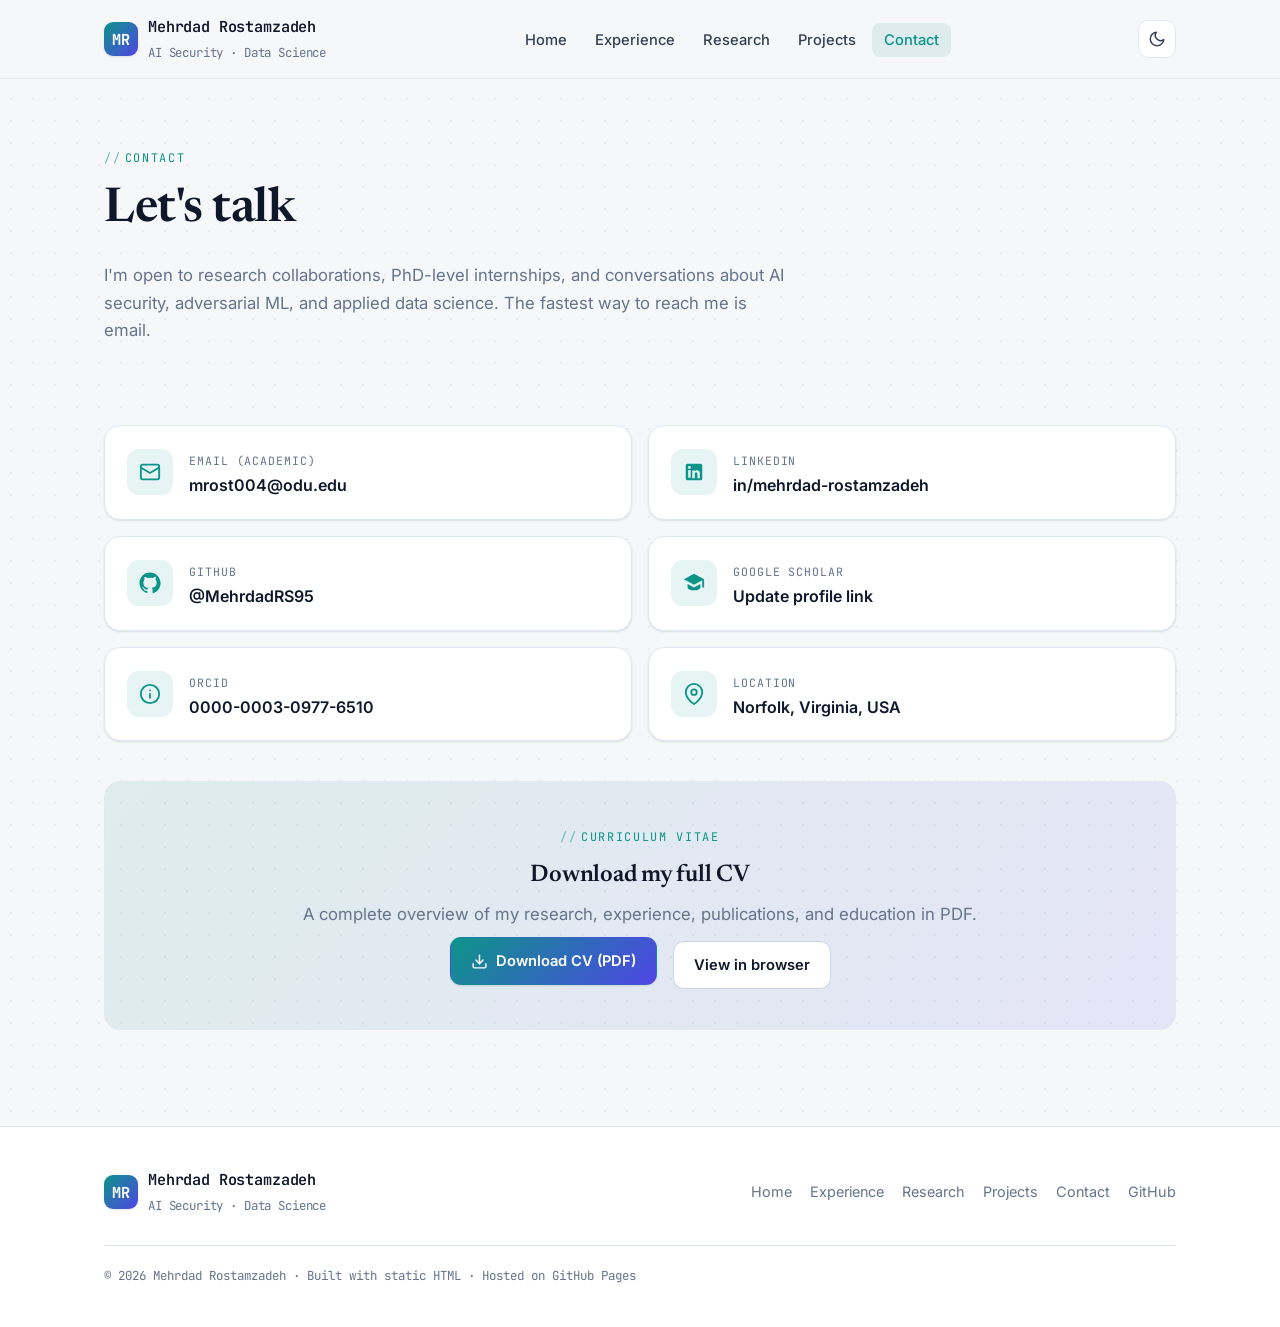
<file: contact.html>
<!DOCTYPE html>
<html lang="en" data-theme="light">
<head>
  <meta charset="UTF-8" />
  <meta name="viewport" content="width=device-width, initial-scale=1.0" />
  <title>Contact — Mehrdad Rostamzadeh</title>
  <meta name="description" content="Get in touch with Mehrdad Rostamzadeh — AI security researcher and data scientist at Old Dominion University. Email, LinkedIn, GitHub, and CV download." />
  <link rel="icon" href="data:image/svg+xml,<svg xmlns='http://www.w3.org/2000/svg' viewBox='0 0 100 100'><text y='.9em' font-size='90'>🛡️</text></svg>" />
  <link rel="preconnect" href="https://fonts.googleapis.com" />
  <link rel="preconnect" href="https://fonts.gstatic.com" crossorigin />
  <link href="https://fonts.googleapis.com/css2?family=Newsreader:opsz,wght@6..72,400;6..72,500;6..72,600;6..72,700&family=Inter:wght@400;500;600;700&family=JetBrains+Mono:wght@400;500;600&display=swap" rel="stylesheet" />
  <link rel="stylesheet" href="assets/styles.css" />
</head>
<body>

  <!-- ===== NAV ===== -->
  <nav class="nav">
    <div class="nav-inner">
      <a class="brand" href="index.html">
        <span class="mark">MR</span>
        <span>Mehrdad Rostamzadeh<br /><span class="brand-sub">AI Security · Data Science</span></span>
      </a>
      <ul class="nav-links">
        <li><a href="index.html">Home</a></li>
        <li><a href="experience.html">Experience</a></li>
        <li><a href="research.html">Research</a></li>
        <li><a href="projects.html">Projects</a></li>
        <li><a href="contact.html">Contact</a></li>
      </ul>
      <div class="nav-actions">
        <button class="icon-btn" data-theme-toggle aria-label="Toggle dark mode">
          <svg class="moon" viewBox="0 0 24 24" fill="none" stroke="currentColor" stroke-width="2" stroke-linecap="round" stroke-linejoin="round"><path d="M21 12.79A9 9 0 1 1 11.21 3 7 7 0 0 0 21 12.79z"/></svg>
          <svg class="sun" viewBox="0 0 24 24" fill="none" stroke="currentColor" stroke-width="2" stroke-linecap="round" stroke-linejoin="round"><circle cx="12" cy="12" r="5"/><line x1="12" y1="1" x2="12" y2="3"/><line x1="12" y1="21" x2="12" y2="23"/><line x1="4.22" y1="4.22" x2="5.64" y2="5.64"/><line x1="18.36" y1="18.36" x2="19.78" y2="19.78"/><line x1="1" y1="12" x2="3" y2="12"/><line x1="21" y1="12" x2="23" y2="12"/><line x1="4.22" y1="19.78" x2="5.64" y2="18.36"/><line x1="18.36" y1="5.64" x2="19.78" y2="4.22"/></svg>
        </button>
        <button class="icon-btn nav-toggle" aria-label="Menu">
          <svg viewBox="0 0 24 24" fill="none" stroke="currentColor" stroke-width="2" stroke-linecap="round"><line x1="3" y1="6" x2="21" y2="6"/><line x1="3" y1="12" x2="21" y2="12"/><line x1="3" y1="18" x2="21" y2="18"/></svg>
        </button>
      </div>
    </div>
  </nav>

  <!-- ===== PAGE HEAD ===== -->
  <header class="page-head">
    <div class="container reveal in">
      <span class="eyebrow">Contact</span>
      <h1>Let's talk</h1>
      <p class="section-lead">I'm open to research collaborations, PhD-level internships, and conversations about AI security, adversarial ML, and applied data science. The fastest way to reach me is email.</p>
    </div>
  </header>

  <!-- ===== CONTACT GRID ===== -->
  <section class="section-tight">
    <div class="container">
      <div class="contact-grid">

        <a class="contact-item reveal" href="mailto:mrost004@odu.edu">
          <span class="ci-icon"><svg viewBox="0 0 24 24" fill="none" stroke="currentColor" stroke-width="2" stroke-linecap="round" stroke-linejoin="round"><rect x="2" y="4" width="20" height="16" rx="2"/><path d="m22 7-10 6L2 7"/></svg></span>
          <span>
            <span class="ci-label">Email (academic)</span><br />
            <span class="ci-value">mrost004@odu.edu</span>
          </span>
        </a>

        <a class="contact-item reveal" href="https://linkedin.com/in/mehrdad-rostamzadeh-513b11ab/" target="_blank" rel="noopener">
          <span class="ci-icon"><svg viewBox="0 0 24 24" fill="currentColor"><path d="M19 3a2 2 0 0 1 2 2v14a2 2 0 0 1-2 2H5a2 2 0 0 1-2-2V5a2 2 0 0 1 2-2h14zM8.34 18.34V9.9H5.67v8.44h2.67zM7 8.6a1.55 1.55 0 1 0 0-3.1 1.55 1.55 0 0 0 0 3.1zm11.34 9.74v-4.62c0-2.47-1.32-3.62-3.08-3.62a2.66 2.66 0 0 0-2.41 1.33v-1.14h-2.67c.04.75 0 8.44 0 8.44h2.67v-4.71c0-.25.02-.5.09-.68.2-.5.66-1.02 1.43-1.02 1.01 0 1.41.77 1.41 1.9v4.51h2.67z"/></svg></span>
          <span>
            <span class="ci-label">LinkedIn</span><br />
            <span class="ci-value">in/mehrdad-rostamzadeh</span>
          </span>
        </a>

        <a class="contact-item reveal" href="https://github.com/MehrdadRS95" target="_blank" rel="noopener">
          <span class="ci-icon"><svg viewBox="0 0 24 24" fill="currentColor"><path d="M12 .5C5.7.5.5 5.7.5 12c0 5.1 3.3 9.4 7.9 10.9.6.1.8-.2.8-.5v-1.8c-3.2.7-3.9-1.5-3.9-1.5-.5-1.3-1.3-1.7-1.3-1.7-1.1-.7.1-.7.1-.7 1.2.1 1.8 1.2 1.8 1.2 1 1.8 2.8 1.3 3.5 1 .1-.8.4-1.3.7-1.6-2.6-.3-5.3-1.3-5.3-5.7 0-1.3.5-2.3 1.2-3.1-.1-.3-.5-1.5.1-3.1 0 0 1-.3 3.3 1.2a11.5 11.5 0 0 1 6 0C17 5 18 5.3 18 5.3c.6 1.6.2 2.8.1 3.1.8.8 1.2 1.8 1.2 3.1 0 4.4-2.7 5.4-5.3 5.7.4.4.8 1.1.8 2.2v3.3c0 .3.2.6.8.5 4.6-1.5 7.9-5.8 7.9-10.9C23.5 5.7 18.3.5 12 .5z"/></svg></span>
          <span>
            <span class="ci-label">GitHub</span><br />
            <span class="ci-value">@MehrdadRS95</span>
          </span>
        </a>

        <a class="contact-item reveal" href="https://scholar.google.com/citations?user=xCv_0REAAAAJ&hl=en&oi=ao" target="_blank" rel="noopener">
          <span class="ci-icon"><svg viewBox="0 0 24 24" fill="currentColor"><path d="M12 2 1 8l11 6 9-4.9V17h2V8L12 2zM5 13.2v3.3c0 1.9 3.1 3.5 7 3.5s7-1.6 7-3.5v-3.3l-7 3.8-7-3.8z"/></svg></span>
          <span>
            <span class="ci-label">Google Scholar</span><br />
            <span class="ci-value">Update profile link</span>
          </span>
        </a>

        <a class="contact-item reveal" href="https://orcid.org/my-orcid?orcid=0000-0003-0977-6510/" target="_blank" rel="noopener">
          <span class="ci-icon"><svg viewBox="0 0 24 24" fill="none" stroke="currentColor" stroke-width="2" stroke-linecap="round" stroke-linejoin="round"><circle cx="12" cy="12" r="10"/><line x1="12" y1="8" x2="12" y2="8"/><line x1="12" y1="12" x2="12" y2="16"/></svg></span>
          <span>
            <span class="ci-label">ORCID</span><br />
            <span class="ci-value">0000-0003-0977-6510</span>
          </span>
        </a>

        <a class="contact-item reveal" href="#" title="Add your Google Maps or department page">
          <span class="ci-icon"><svg viewBox="0 0 24 24" fill="none" stroke="currentColor" stroke-width="2" stroke-linecap="round" stroke-linejoin="round"><path d="M21 10c0 7-9 13-9 13s-9-6-9-13a9 9 0 0 1 18 0z"/><circle cx="12" cy="10" r="3"/></svg></span>
          <span>
            <span class="ci-label">Location</span><br />
            <span class="ci-value">Norfolk, Virginia, USA</span>
          </span>
        </a>

      </div>

      <!-- CV download banner -->
      <div class="banner reveal" style="margin-top: 40px;">
        <span class="eyebrow" style="justify-content:center;">Curriculum Vitae</span>
        <h2>Download my full CV</h2>
        <p class="section-lead" style="margin: 0 auto;">A complete overview of my research, experience, publications, and education in PDF.</p>
        <div>
          <a class="btn btn-primary" href="assets/Mehrdad_Rostamzadeh_CV.pdf" download>
            <svg viewBox="0 0 24 24" fill="none" stroke="currentColor" stroke-width="2" stroke-linecap="round" stroke-linejoin="round"><path d="M21 15v4a2 2 0 0 1-2 2H5a2 2 0 0 1-2-2v-4"/><polyline points="7 10 12 15 17 10"/><line x1="12" y1="15" x2="12" y2="3"/></svg>
            Download CV (PDF)
          </a>
          <a class="btn btn-ghost" href="assets/Mehrdad_Rostamzadeh_CV.pdf" target="_blank" rel="noopener">View in browser</a>
        </div>
      </div>
    </div>
  </section>

  <!-- ===== FOOTER ===== -->
  <footer class="footer">
    <div class="container">
      <div class="footer-inner">
        <a class="brand" href="index.html">
          <span class="mark">MR</span>
          <span>Mehrdad Rostamzadeh<br /><span class="brand-sub">AI Security · Data Science</span></span>
        </a>
        <div class="footer-links">
          <a href="index.html">Home</a>
          <a href="experience.html">Experience</a>
          <a href="research.html">Research</a>
          <a href="projects.html">Projects</a>
          <a href="contact.html">Contact</a>
          <a href="https://github.com/MehrdadRS95" target="_blank" rel="noopener">GitHub</a>
        </div>
        <div class="copy">© <span id="year">2026</span> Mehrdad Rostamzadeh · Built with static HTML · Hosted on GitHub Pages</div>
      </div>
    </div>
  </footer>

  <script src="assets/main.js"></script>
</body>
</html>
</file>
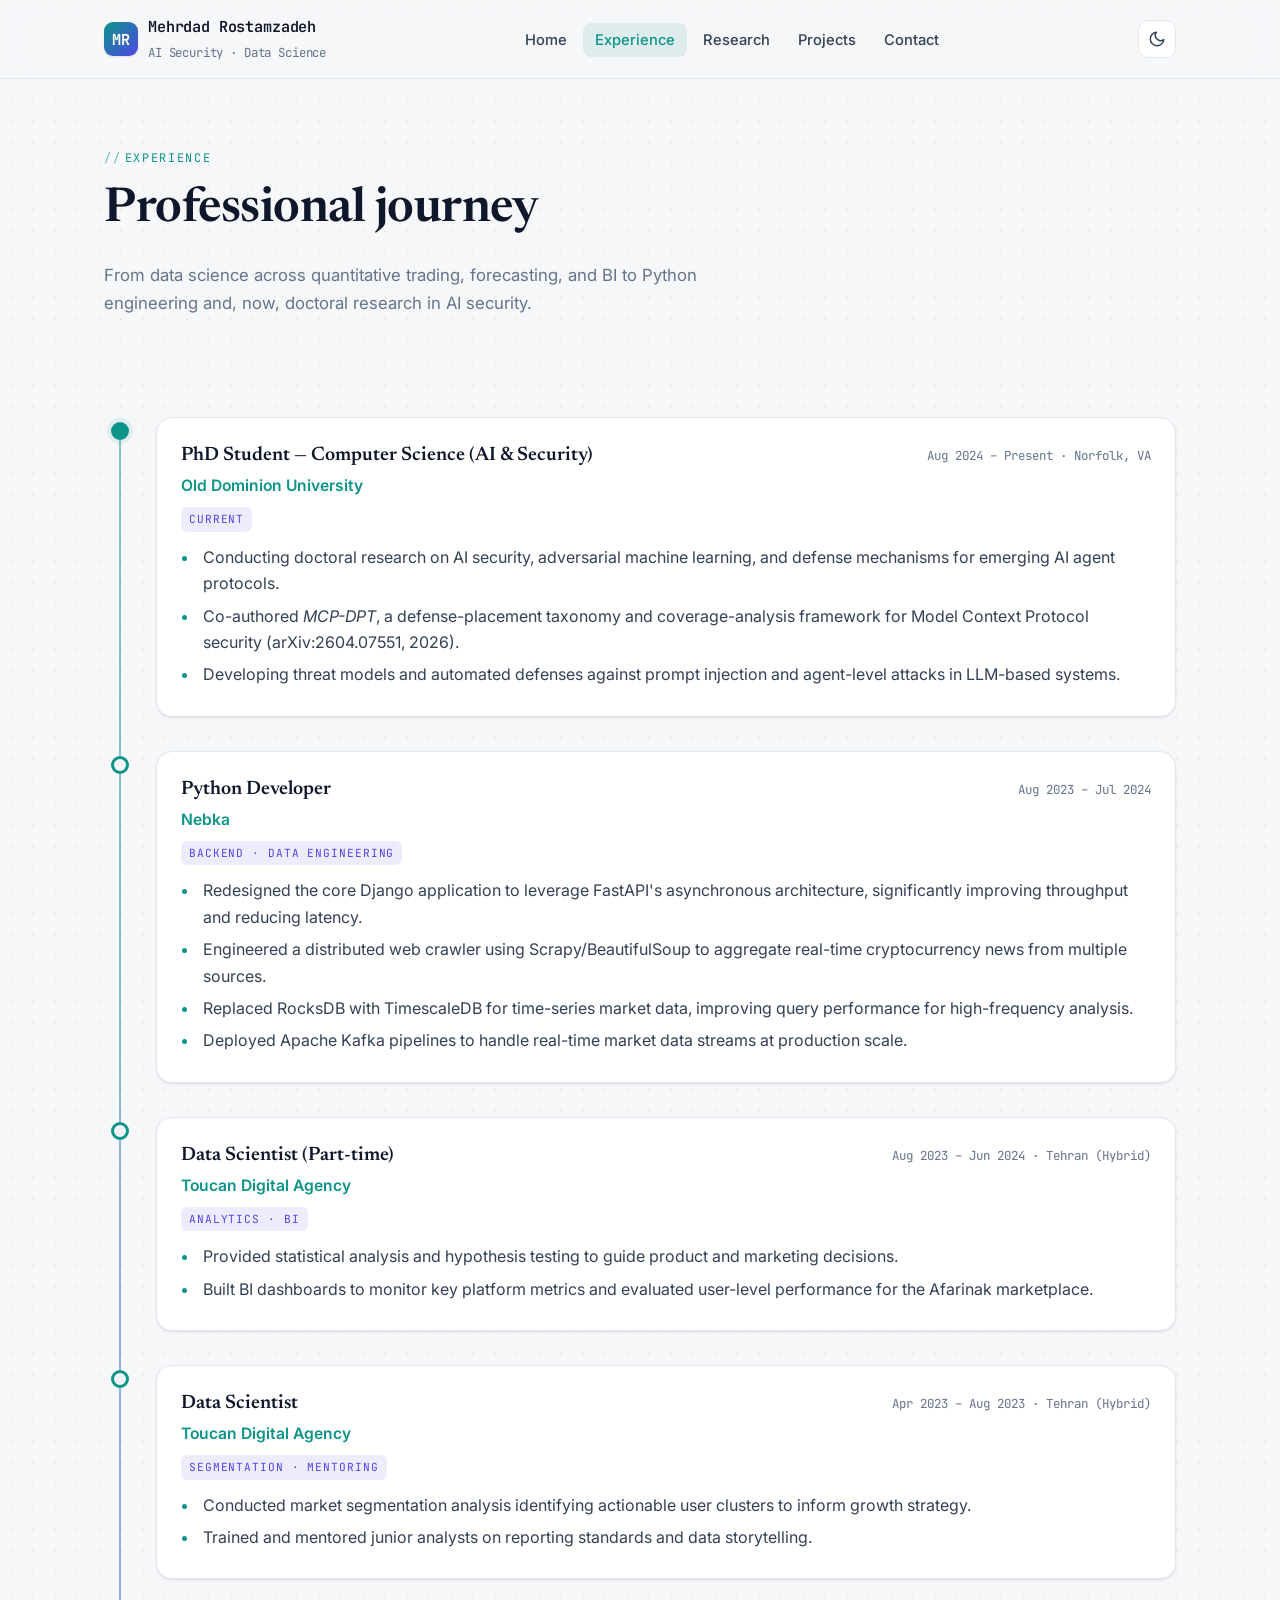
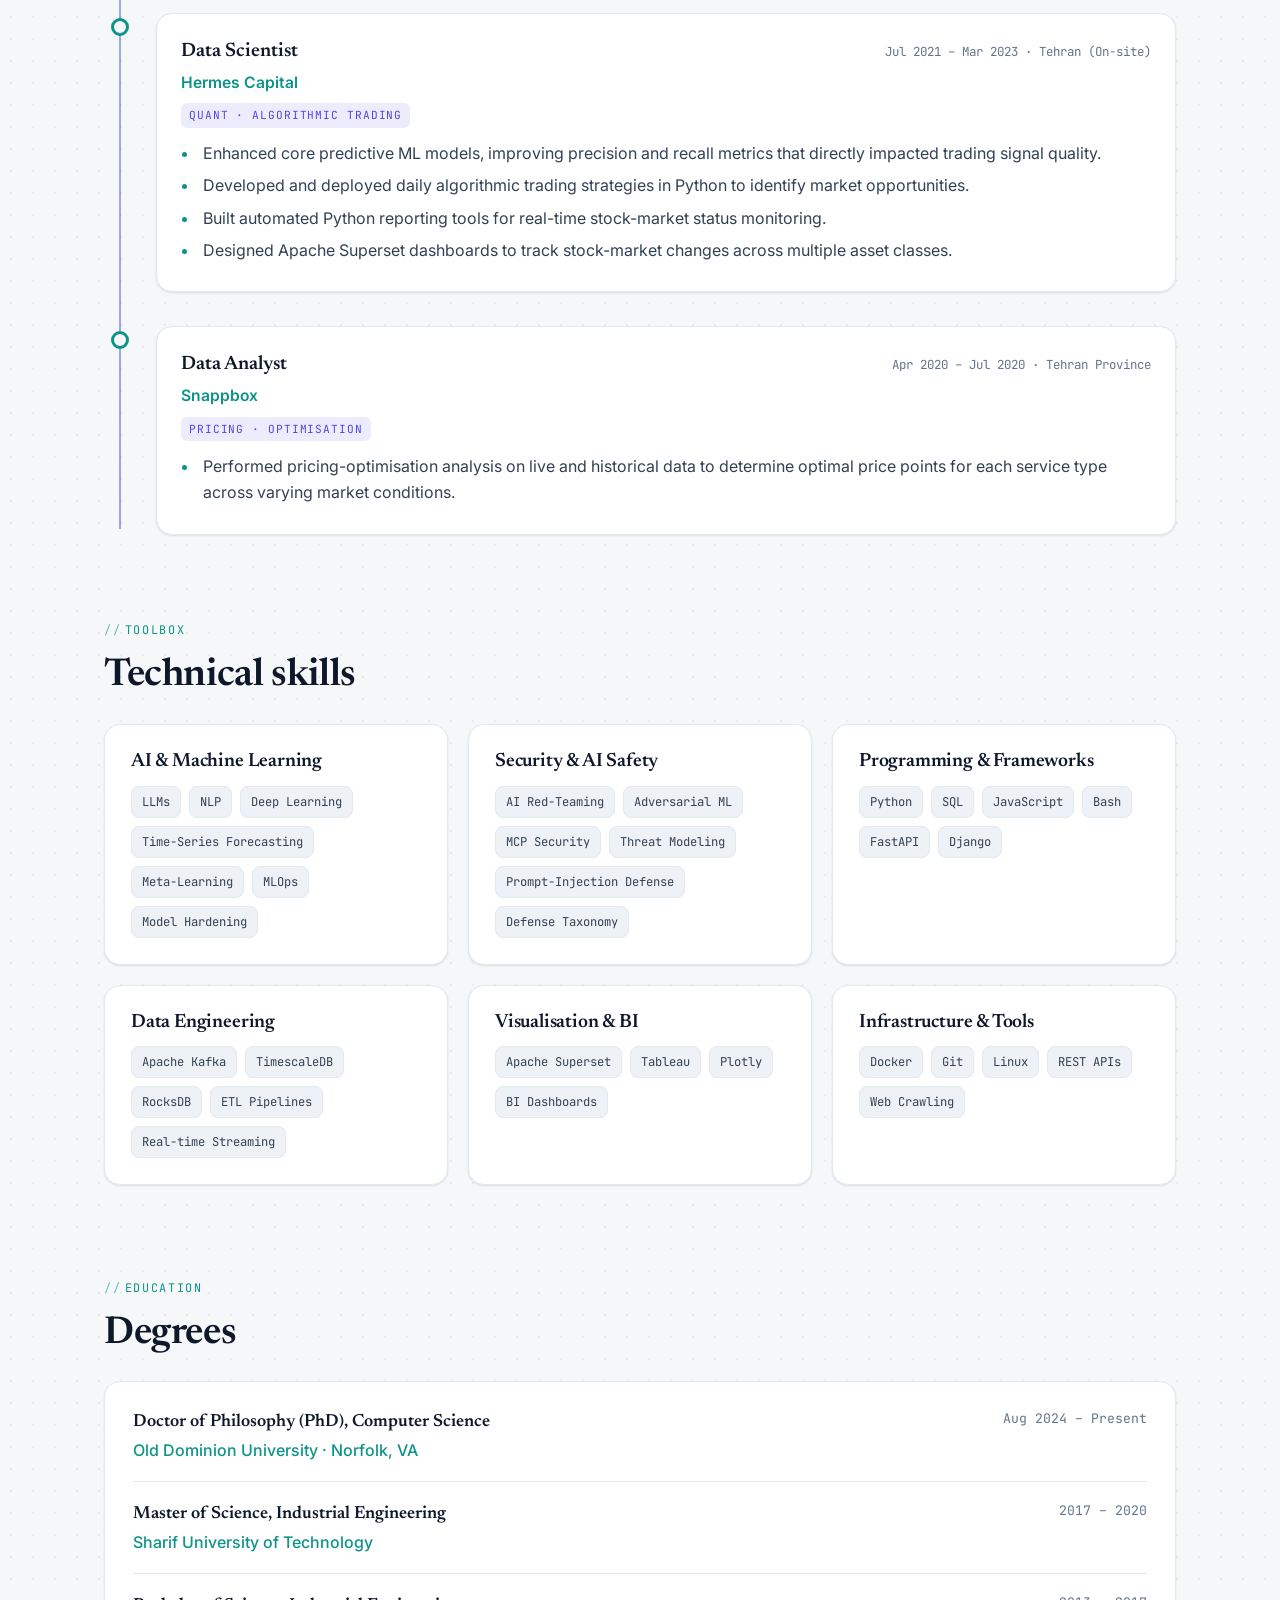
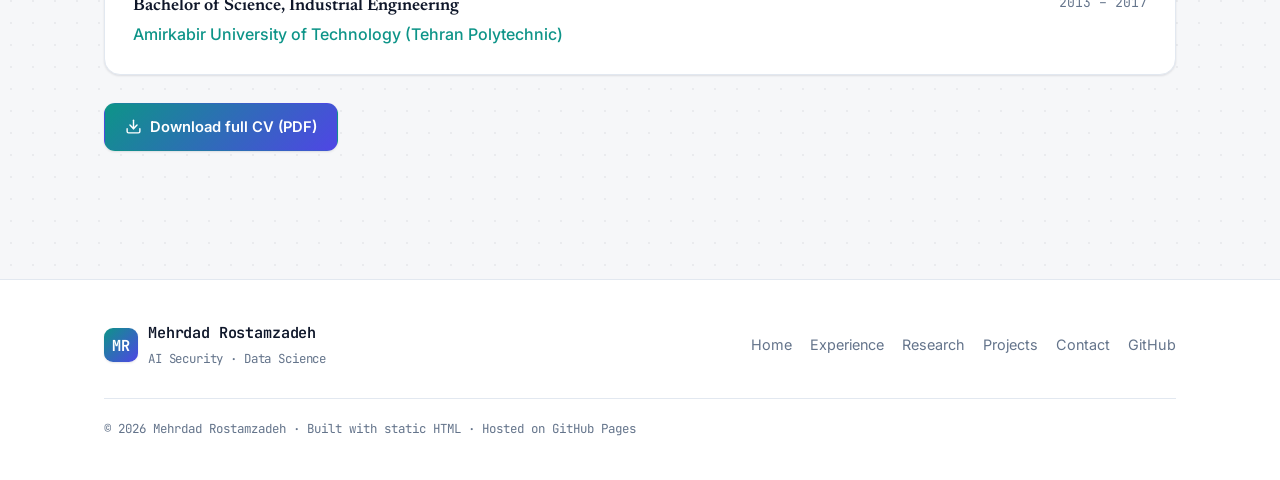
<file: experience.html>
<!DOCTYPE html>
<html lang="en" data-theme="light">
<head>
  <meta charset="UTF-8" />
  <meta name="viewport" content="width=device-width, initial-scale=1.0" />
  <title>Experience — Mehrdad Rostamzadeh</title>
  <meta name="description" content="Professional experience of Mehrdad Rostamzadeh: PhD research in AI security, Python development, and six years of data science across trading, forecasting, and BI." />
  <link rel="icon" href="data:image/svg+xml,<svg xmlns='http://www.w3.org/2000/svg' viewBox='0 0 100 100'><text y='.9em' font-size='90'>🛡️</text></svg>" />
  <link rel="preconnect" href="https://fonts.googleapis.com" />
  <link rel="preconnect" href="https://fonts.gstatic.com" crossorigin />
  <link href="https://fonts.googleapis.com/css2?family=Newsreader:opsz,wght@6..72,400;6..72,500;6..72,600;6..72,700&family=Inter:wght@400;500;600;700&family=JetBrains+Mono:wght@400;500;600&display=swap" rel="stylesheet" />
  <link rel="stylesheet" href="assets/styles.css" />
</head>
<body>

  <!-- ===== NAV ===== -->
  <nav class="nav">
    <div class="nav-inner">
      <a class="brand" href="index.html">
        <span class="mark">MR</span>
        <span>Mehrdad Rostamzadeh<br /><span class="brand-sub">AI Security · Data Science</span></span>
      </a>
      <ul class="nav-links">
        <li><a href="index.html">Home</a></li>
        <li><a href="experience.html">Experience</a></li>
        <li><a href="research.html">Research</a></li>
        <li><a href="projects.html">Projects</a></li>
        <li><a href="contact.html">Contact</a></li>
      </ul>
      <div class="nav-actions">
        <button class="icon-btn" data-theme-toggle aria-label="Toggle dark mode">
          <svg class="moon" viewBox="0 0 24 24" fill="none" stroke="currentColor" stroke-width="2" stroke-linecap="round" stroke-linejoin="round"><path d="M21 12.79A9 9 0 1 1 11.21 3 7 7 0 0 0 21 12.79z"/></svg>
          <svg class="sun" viewBox="0 0 24 24" fill="none" stroke="currentColor" stroke-width="2" stroke-linecap="round" stroke-linejoin="round"><circle cx="12" cy="12" r="5"/><line x1="12" y1="1" x2="12" y2="3"/><line x1="12" y1="21" x2="12" y2="23"/><line x1="4.22" y1="4.22" x2="5.64" y2="5.64"/><line x1="18.36" y1="18.36" x2="19.78" y2="19.78"/><line x1="1" y1="12" x2="3" y2="12"/><line x1="21" y1="12" x2="23" y2="12"/><line x1="4.22" y1="19.78" x2="5.64" y2="18.36"/><line x1="18.36" y1="5.64" x2="19.78" y2="4.22"/></svg>
        </button>
        <button class="icon-btn nav-toggle" aria-label="Menu">
          <svg viewBox="0 0 24 24" fill="none" stroke="currentColor" stroke-width="2" stroke-linecap="round"><line x1="3" y1="6" x2="21" y2="6"/><line x1="3" y1="12" x2="21" y2="12"/><line x1="3" y1="18" x2="21" y2="18"/></svg>
        </button>
      </div>
    </div>
  </nav>

  <!-- ===== PAGE HEAD ===== -->
  <header class="page-head">
    <div class="container reveal in">
      <span class="eyebrow">Experience</span>
      <h1>Professional journey</h1>
      <p class="section-lead">From data science across quantitative trading, forecasting, and BI to Python engineering and, now, doctoral research in AI security.</p>
    </div>
  </header>

  <!-- ===== TIMELINE ===== -->
  <section class="section-tight">
    <div class="container">
      <div class="timeline">

        <!-- PhD -->
        <div class="tl-item current reveal">
          <span class="tl-dot"></span>
          <div class="tl-card">
            <div class="tl-head">
              <div>
                <span class="tl-role">PhD Student — Computer Science (AI &amp; Security)</span><br />
                <span class="tl-org">Old Dominion University</span>
              </div>
              <span class="tl-meta">Aug 2024 – Present · Norfolk, VA</span>
            </div>
            <span class="tl-tag">Current</span>
            <ul>
              <li>Conducting doctoral research on AI security, adversarial machine learning, and defense mechanisms for emerging AI agent protocols.</li>
              <li>Co-authored <em>MCP-DPT</em>, a defense-placement taxonomy and coverage-analysis framework for Model Context Protocol security (arXiv:2604.07551, 2026).</li>
              <li>Developing threat models and automated defenses against prompt injection and agent-level attacks in LLM-based systems.</li>
            </ul>
          </div>
        </div>

        <!-- Nebka -->
        <div class="tl-item reveal">
          <span class="tl-dot"></span>
          <div class="tl-card">
            <div class="tl-head">
              <div>
                <span class="tl-role">Python Developer</span><br />
                <span class="tl-org">Nebka</span>
              </div>
              <span class="tl-meta">Aug 2023 – Jul 2024</span>
            </div>
            <span class="tl-tag">Backend · Data Engineering</span>
            <ul>
              <li>Redesigned the core Django application to leverage FastAPI's asynchronous architecture, significantly improving throughput and reducing latency.</li>
              <li>Engineered a distributed web crawler using Scrapy/BeautifulSoup to aggregate real-time cryptocurrency news from multiple sources.</li>
              <li>Replaced RocksDB with TimescaleDB for time-series market data, improving query performance for high-frequency analysis.</li>
              <li>Deployed Apache Kafka pipelines to handle real-time market data streams at production scale.</li>
            </ul>
          </div>
        </div>

        <!-- Toucan part-time -->
        <div class="tl-item reveal">
          <span class="tl-dot"></span>
          <div class="tl-card">
            <div class="tl-head">
              <div>
                <span class="tl-role">Data Scientist (Part-time)</span><br />
                <span class="tl-org">Toucan Digital Agency</span>
              </div>
              <span class="tl-meta">Aug 2023 – Jun 2024 · Tehran (Hybrid)</span>
            </div>
            <span class="tl-tag">Analytics · BI</span>
            <ul>
              <li>Provided statistical analysis and hypothesis testing to guide product and marketing decisions.</li>
              <li>Built BI dashboards to monitor key platform metrics and evaluated user-level performance for the Afarinak marketplace.</li>
            </ul>
          </div>
        </div>

        <!-- Toucan full -->
        <div class="tl-item reveal">
          <span class="tl-dot"></span>
          <div class="tl-card">
            <div class="tl-head">
              <div>
                <span class="tl-role">Data Scientist</span><br />
                <span class="tl-org">Toucan Digital Agency</span>
              </div>
              <span class="tl-meta">Apr 2023 – Aug 2023 · Tehran (Hybrid)</span>
            </div>
            <span class="tl-tag">Segmentation · Mentoring</span>
            <ul>
              <li>Conducted market segmentation analysis identifying actionable user clusters to inform growth strategy.</li>
              <li>Trained and mentored junior analysts on reporting standards and data storytelling.</li>
            </ul>
          </div>
        </div>

        <!-- Hermes -->
        <div class="tl-item reveal">
          <span class="tl-dot"></span>
          <div class="tl-card">
            <div class="tl-head">
              <div>
                <span class="tl-role">Data Scientist</span><br />
                <span class="tl-org">Hermes Capital</span>
              </div>
              <span class="tl-meta">Jul 2021 – Mar 2023 · Tehran (On-site)</span>
            </div>
            <span class="tl-tag">Quant · Algorithmic Trading</span>
            <ul>
              <li>Enhanced core predictive ML models, improving precision and recall metrics that directly impacted trading signal quality.</li>
              <li>Developed and deployed daily algorithmic trading strategies in Python to identify market opportunities.</li>
              <li>Built automated Python reporting tools for real-time stock-market status monitoring.</li>
              <li>Designed Apache Superset dashboards to track stock-market changes across multiple asset classes.</li>
            </ul>
          </div>
        </div>

        <!-- Snappbox -->
        <div class="tl-item reveal">
          <span class="tl-dot"></span>
          <div class="tl-card">
            <div class="tl-head">
              <div>
                <span class="tl-role">Data Analyst</span><br />
                <span class="tl-org">Snappbox</span>
              </div>
              <span class="tl-meta">Apr 2020 – Jul 2020 · Tehran Province</span>
            </div>
            <span class="tl-tag">Pricing · Optimisation</span>
            <ul>
              <li>Performed pricing-optimisation analysis on live and historical data to determine optimal price points for each service type across varying market conditions.</li>
            </ul>
          </div>
        </div>

      </div>
    </div>
  </section>

  <!-- ===== SKILLS MATRIX ===== -->
  <section class="section" style="padding-top: 24px;">
    <div class="container">
      <div class="reveal">
        <span class="eyebrow">Toolbox</span>
        <h2 class="section-title">Technical skills</h2>
      </div>
      <div class="grid grid-3" style="margin-top: 26px;">
        <div class="card comp-card reveal">
          <h3>AI &amp; Machine Learning</h3>
          <ul>
            <li class="chip">LLMs</li><li class="chip">NLP</li><li class="chip">Deep Learning</li>
            <li class="chip">Time-Series Forecasting</li><li class="chip">Meta-Learning</li>
            <li class="chip">MLOps</li><li class="chip">Model Hardening</li>
          </ul>
        </div>
        <div class="card comp-card reveal">
          <h3>Security &amp; AI Safety</h3>
          <ul>
            <li class="chip">AI Red-Teaming</li><li class="chip">Adversarial ML</li>
            <li class="chip">MCP Security</li><li class="chip">Threat Modeling</li>
            <li class="chip">Prompt-Injection Defense</li><li class="chip">Defense Taxonomy</li>
          </ul>
        </div>
        <div class="card comp-card reveal">
          <h3>Programming &amp; Frameworks</h3>
          <ul>
            <li class="chip">Python</li><li class="chip">SQL</li><li class="chip">JavaScript</li>
            <li class="chip">Bash</li><li class="chip">FastAPI</li><li class="chip">Django</li>
          </ul>
        </div>
        <div class="card comp-card reveal">
          <h3>Data Engineering</h3>
          <ul>
            <li class="chip">Apache Kafka</li><li class="chip">TimescaleDB</li><li class="chip">RocksDB</li>
            <li class="chip">ETL Pipelines</li><li class="chip">Real-time Streaming</li>
          </ul>
        </div>
        <div class="card comp-card reveal">
          <h3>Visualisation &amp; BI</h3>
          <ul>
            <li class="chip">Apache Superset</li><li class="chip">Tableau</li>
            <li class="chip">Plotly</li><li class="chip">BI Dashboards</li>
          </ul>
        </div>
        <div class="card comp-card reveal">
          <h3>Infrastructure &amp; Tools</h3>
          <ul>
            <li class="chip">Docker</li><li class="chip">Git</li><li class="chip">Linux</li>
            <li class="chip">REST APIs</li><li class="chip">Web Crawling</li>
          </ul>
        </div>
      </div>
    </div>
  </section>

  <!-- ===== EDUCATION ===== -->
  <section class="section" style="padding-top: 0;">
    <div class="container">
      <div class="reveal">
        <span class="eyebrow">Education</span>
        <h2 class="section-title">Degrees</h2>
      </div>
      <div class="card reveal" style="margin-top: 24px; padding: 8px 28px;">
        <div class="edu-item">
          <div>
            <div class="deg">Doctor of Philosophy (PhD), Computer Science</div>
            <div class="school">Old Dominion University · Norfolk, VA</div>
          </div>
          <div class="yr">Aug 2024 – Present</div>
        </div>
        <div class="edu-item">
          <div>
            <div class="deg">Master of Science, Industrial Engineering</div>
            <div class="school">Sharif University of Technology</div>
          </div>
          <div class="yr">2017 – 2020</div>
        </div>
        <div class="edu-item">
          <div>
            <div class="deg">Bachelor of Science, Industrial Engineering</div>
            <div class="school">Amirkabir University of Technology (Tehran Polytechnic)</div>
          </div>
          <div class="yr">2013 – 2017</div>
        </div>
      </div>
      <div style="margin-top: 28px;" class="reveal">
        <a class="btn btn-primary" href="assets/Mehrdad_Rostamzadeh_CV.pdf" download>
          <svg viewBox="0 0 24 24" fill="none" stroke="currentColor" stroke-width="2" stroke-linecap="round" stroke-linejoin="round"><path d="M21 15v4a2 2 0 0 1-2 2H5a2 2 0 0 1-2-2v-4"/><polyline points="7 10 12 15 17 10"/><line x1="12" y1="15" x2="12" y2="3"/></svg>
          Download full CV (PDF)
        </a>
      </div>
    </div>
  </section>

  <!-- ===== FOOTER ===== -->
  <footer class="footer">
    <div class="container">
      <div class="footer-inner">
        <a class="brand" href="index.html">
          <span class="mark">MR</span>
          <span>Mehrdad Rostamzadeh<br /><span class="brand-sub">AI Security · Data Science</span></span>
        </a>
        <div class="footer-links">
          <a href="index.html">Home</a>
          <a href="experience.html">Experience</a>
          <a href="research.html">Research</a>
          <a href="projects.html">Projects</a>
          <a href="contact.html">Contact</a>
          <a href="https://github.com/MehrdadRS95" target="_blank" rel="noopener">GitHub</a>
        </div>
        <div class="copy">© <span id="year">2026</span> Mehrdad Rostamzadeh · Built with static HTML · Hosted on GitHub Pages</div>
      </div>
    </div>
  </footer>

  <script src="assets/main.js"></script>
</body>
</html>
</file>
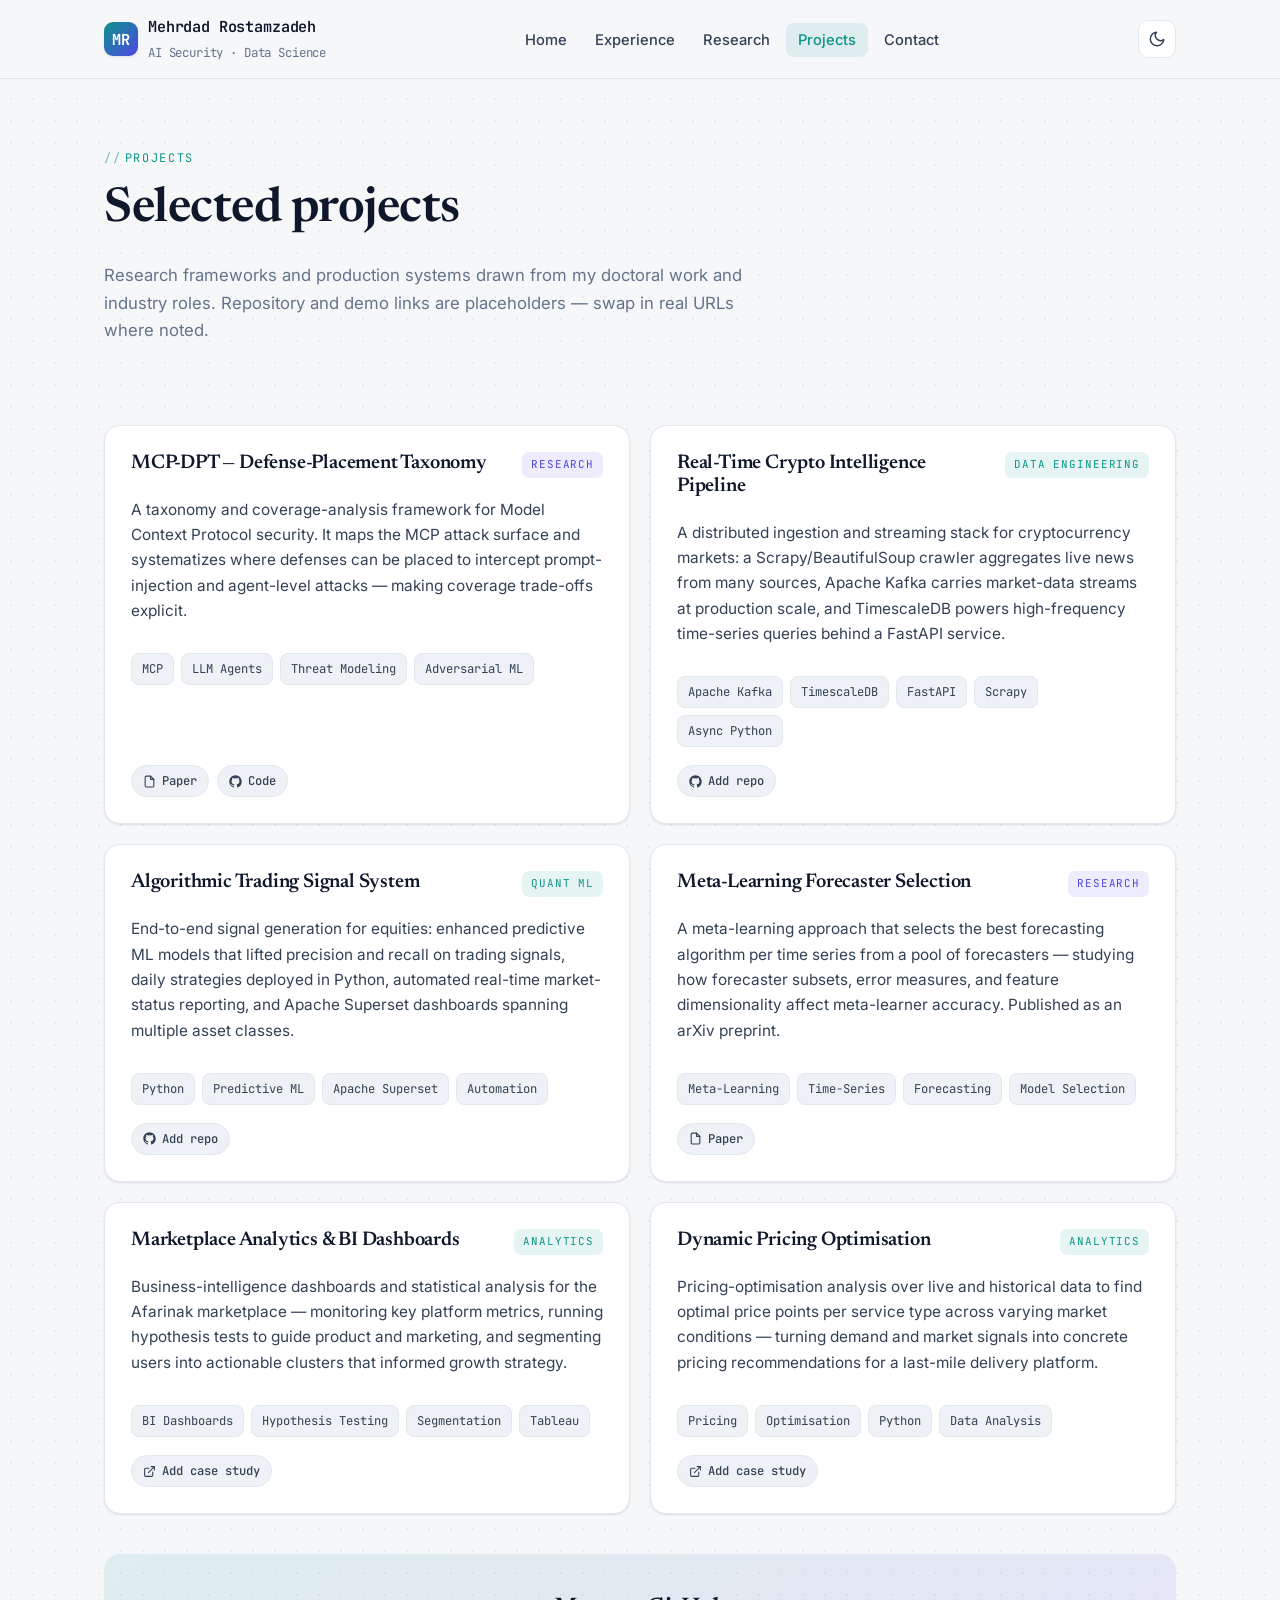
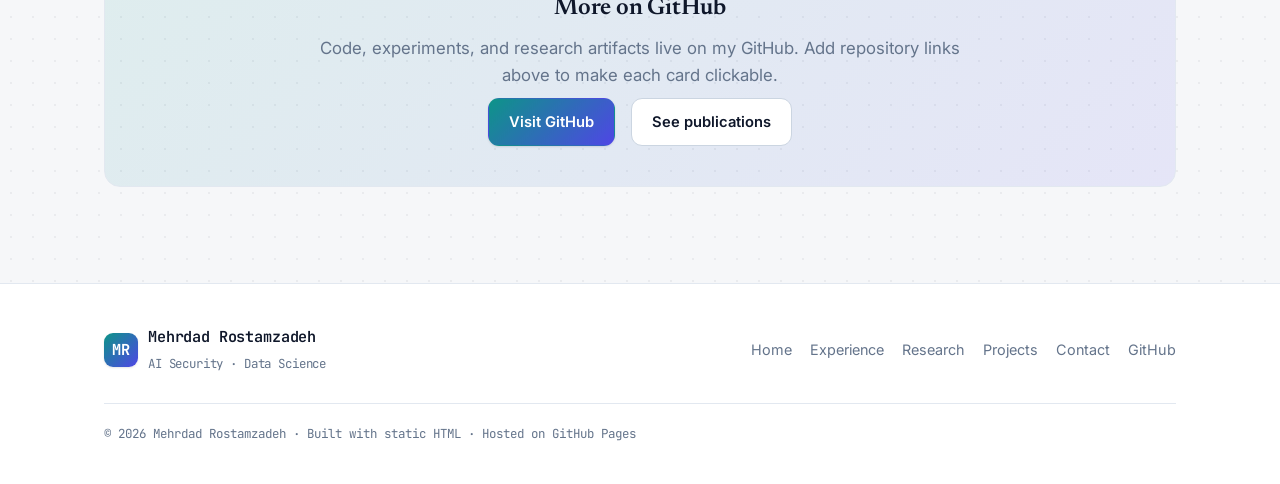
<file: projects.html>
<!DOCTYPE html>
<html lang="en" data-theme="light">
<head>
  <meta charset="UTF-8" />
  <meta name="viewport" content="width=device-width, initial-scale=1.0" />
  <title>Projects — Mehrdad Rostamzadeh</title>
  <meta name="description" content="Selected projects by Mehrdad Rostamzadeh across AI security research, real-time data engineering, algorithmic trading, forecasting, and business intelligence." />
  <link rel="icon" href="data:image/svg+xml,<svg xmlns='http://www.w3.org/2000/svg' viewBox='0 0 100 100'><text y='.9em' font-size='90'>🛡️</text></svg>" />
  <link rel="preconnect" href="https://fonts.googleapis.com" />
  <link rel="preconnect" href="https://fonts.gstatic.com" crossorigin />
  <link href="https://fonts.googleapis.com/css2?family=Newsreader:opsz,wght@6..72,400;6..72,500;6..72,600;6..72,700&family=Inter:wght@400;500;600;700&family=JetBrains+Mono:wght@400;500;600&display=swap" rel="stylesheet" />
  <link rel="stylesheet" href="assets/styles.css" />
</head>
<body>

  <!-- ===== NAV ===== -->
  <nav class="nav">
    <div class="nav-inner">
      <a class="brand" href="index.html">
        <span class="mark">MR</span>
        <span>Mehrdad Rostamzadeh<br /><span class="brand-sub">AI Security · Data Science</span></span>
      </a>
      <ul class="nav-links">
        <li><a href="index.html">Home</a></li>
        <li><a href="experience.html">Experience</a></li>
        <li><a href="research.html">Research</a></li>
        <li><a href="projects.html">Projects</a></li>
        <li><a href="contact.html">Contact</a></li>
      </ul>
      <div class="nav-actions">
        <button class="icon-btn" data-theme-toggle aria-label="Toggle dark mode">
          <svg class="moon" viewBox="0 0 24 24" fill="none" stroke="currentColor" stroke-width="2" stroke-linecap="round" stroke-linejoin="round"><path d="M21 12.79A9 9 0 1 1 11.21 3 7 7 0 0 0 21 12.79z"/></svg>
          <svg class="sun" viewBox="0 0 24 24" fill="none" stroke="currentColor" stroke-width="2" stroke-linecap="round" stroke-linejoin="round"><circle cx="12" cy="12" r="5"/><line x1="12" y1="1" x2="12" y2="3"/><line x1="12" y1="21" x2="12" y2="23"/><line x1="4.22" y1="4.22" x2="5.64" y2="5.64"/><line x1="18.36" y1="18.36" x2="19.78" y2="19.78"/><line x1="1" y1="12" x2="3" y2="12"/><line x1="21" y1="12" x2="23" y2="12"/><line x1="4.22" y1="19.78" x2="5.64" y2="18.36"/><line x1="18.36" y1="5.64" x2="19.78" y2="4.22"/></svg>
        </button>
        <button class="icon-btn nav-toggle" aria-label="Menu">
          <svg viewBox="0 0 24 24" fill="none" stroke="currentColor" stroke-width="2" stroke-linecap="round"><line x1="3" y1="6" x2="21" y2="6"/><line x1="3" y1="12" x2="21" y2="12"/><line x1="3" y1="18" x2="21" y2="18"/></svg>
        </button>
      </div>
    </div>
  </nav>

  <!-- ===== PAGE HEAD ===== -->
  <header class="page-head">
    <div class="container reveal in">
      <span class="eyebrow">Projects</span>
      <h1>Selected projects</h1>
      <p class="section-lead">Research frameworks and production systems drawn from my doctoral work and industry roles. Repository and demo links are placeholders — swap in real URLs where noted.</p>
    </div>
  </header>

  <!-- ===== PROJECTS GRID ===== -->
  <section class="section-tight">
    <div class="container">
      <div class="grid grid-2">

        <!-- MCP-DPT -->
        <article class="card proj reveal">
          <div class="proj-top">
            <h3>MCP-DPT — Defense-Placement Taxonomy</h3>
            <span class="proj-badge research">Research</span>
          </div>
          <p>A taxonomy and coverage-analysis framework for Model Context Protocol security. It maps the MCP attack surface and systematizes where defenses can be placed to intercept prompt-injection and agent-level attacks — making coverage trade-offs explicit.</p>
          <div class="stack">
            <span class="chip">MCP</span><span class="chip">LLM Agents</span><span class="chip">Threat Modeling</span><span class="chip">Adversarial ML</span>
          </div>
          <div class="proj-links">
            <a class="pill" href="https://arxiv.org/abs/2604.07551" target="_blank" rel="noopener">
              <svg viewBox="0 0 24 24" fill="none" stroke="currentColor" stroke-width="2" stroke-linecap="round" stroke-linejoin="round"><path d="M14 2H6a2 2 0 0 0-2 2v16a2 2 0 0 0 2 2h12a2 2 0 0 0 2-2V8z"/><polyline points="14 2 14 8 20 8"/></svg>
              Paper
            </a>
            <a class="pill" href="https://github.com/MehrdadRS95" target="_blank" rel="noopener">
              <svg viewBox="0 0 24 24" fill="currentColor"><path d="M12 .5C5.7.5.5 5.7.5 12c0 5.1 3.3 9.4 7.9 10.9.6.1.8-.2.8-.5v-1.8c-3.2.7-3.9-1.5-3.9-1.5-.5-1.3-1.3-1.7-1.3-1.7-1.1-.7.1-.7.1-.7 1.2.1 1.8 1.2 1.8 1.2 1 1.8 2.8 1.3 3.5 1 .1-.8.4-1.3.7-1.6-2.6-.3-5.3-1.3-5.3-5.7 0-1.3.5-2.3 1.2-3.1-.1-.3-.5-1.5.1-3.1 0 0 1-.3 3.3 1.2a11.5 11.5 0 0 1 6 0C17 5 18 5.3 18 5.3c.6 1.6.2 2.8.1 3.1.8.8 1.2 1.8 1.2 3.1 0 4.4-2.7 5.4-5.3 5.7.4.4.8 1.1.8 2.2v3.3c0 .3.2.6.8.5 4.6-1.5 7.9-5.8 7.9-10.9C23.5 5.7 18.3.5 12 .5z"/></svg>
              Code
            </a>
          </div>
        </article>

        <!-- Crypto pipeline -->
        <article class="card proj reveal">
          <div class="proj-top">
            <h3>Real-Time Crypto Intelligence Pipeline</h3>
            <span class="proj-badge">Data Engineering</span>
          </div>
          <p>A distributed ingestion and streaming stack for cryptocurrency markets: a Scrapy/BeautifulSoup crawler aggregates live news from many sources, Apache Kafka carries market-data streams at production scale, and TimescaleDB powers high-frequency time-series queries behind a FastAPI service.</p>
          <div class="stack">
            <span class="chip">Apache Kafka</span><span class="chip">TimescaleDB</span><span class="chip">FastAPI</span><span class="chip">Scrapy</span><span class="chip">Async Python</span>
          </div>
          <div class="proj-links">
            <a class="pill" href="https://github.com/MehrdadRS95" target="_blank" rel="noopener">
              <svg viewBox="0 0 24 24" fill="currentColor"><path d="M12 .5C5.7.5.5 5.7.5 12c0 5.1 3.3 9.4 7.9 10.9.6.1.8-.2.8-.5v-1.8c-3.2.7-3.9-1.5-3.9-1.5-.5-1.3-1.3-1.7-1.3-1.7-1.1-.7.1-.7.1-.7 1.2.1 1.8 1.2 1.8 1.2 1 1.8 2.8 1.3 3.5 1 .1-.8.4-1.3.7-1.6-2.6-.3-5.3-1.3-5.3-5.7 0-1.3.5-2.3 1.2-3.1-.1-.3-.5-1.5.1-3.1 0 0 1-.3 3.3 1.2a11.5 11.5 0 0 1 6 0C17 5 18 5.3 18 5.3c.6 1.6.2 2.8.1 3.1.8.8 1.2 1.8 1.2 3.1 0 4.4-2.7 5.4-5.3 5.7.4.4.8 1.1.8 2.2v3.3c0 .3.2.6.8.5 4.6-1.5 7.9-5.8 7.9-10.9C23.5 5.7 18.3.5 12 .5z"/></svg>
              Add repo
            </a>
          </div>
        </article>

        <!-- Algo trading -->
        <article class="card proj reveal">
          <div class="proj-top">
            <h3>Algorithmic Trading Signal System</h3>
            <span class="proj-badge">Quant ML</span>
          </div>
          <p>End-to-end signal generation for equities: enhanced predictive ML models that lifted precision and recall on trading signals, daily strategies deployed in Python, automated real-time market-status reporting, and Apache Superset dashboards spanning multiple asset classes.</p>
          <div class="stack">
            <span class="chip">Python</span><span class="chip">Predictive ML</span><span class="chip">Apache Superset</span><span class="chip">Automation</span>
          </div>
          <div class="proj-links">
            <a class="pill" href="https://github.com/MehrdadRS95" target="_blank" rel="noopener">
              <svg viewBox="0 0 24 24" fill="currentColor"><path d="M12 .5C5.7.5.5 5.7.5 12c0 5.1 3.3 9.4 7.9 10.9.6.1.8-.2.8-.5v-1.8c-3.2.7-3.9-1.5-3.9-1.5-.5-1.3-1.3-1.7-1.3-1.7-1.1-.7.1-.7.1-.7 1.2.1 1.8 1.2 1.8 1.2 1 1.8 2.8 1.3 3.5 1 .1-.8.4-1.3.7-1.6-2.6-.3-5.3-1.3-5.3-5.7 0-1.3.5-2.3 1.2-3.1-.1-.3-.5-1.5.1-3.1 0 0 1-.3 3.3 1.2a11.5 11.5 0 0 1 6 0C17 5 18 5.3 18 5.3c.6 1.6.2 2.8.1 3.1.8.8 1.2 1.8 1.2 3.1 0 4.4-2.7 5.4-5.3 5.7.4.4.8 1.1.8 2.2v3.3c0 .3.2.6.8.5 4.6-1.5 7.9-5.8 7.9-10.9C23.5 5.7 18.3.5 12 .5z"/></svg>
              Add repo
            </a>
          </div>
        </article>

        <!-- Meta-learning -->
        <article class="card proj reveal">
          <div class="proj-top">
            <h3>Meta-Learning Forecaster Selection</h3>
            <span class="proj-badge research">Research</span>
          </div>
          <p>A meta-learning approach that selects the best forecasting algorithm per time series from a pool of forecasters — studying how forecaster subsets, error measures, and feature dimensionality affect meta-learner accuracy. Published as an arXiv preprint.</p>
          <div class="stack">
            <span class="chip">Meta-Learning</span><span class="chip">Time-Series</span><span class="chip">Forecasting</span><span class="chip">Model Selection</span>
          </div>
          <div class="proj-links">
            <a class="pill" href="https://arxiv.org/abs/1908.08489" target="_blank" rel="noopener">
              <svg viewBox="0 0 24 24" fill="none" stroke="currentColor" stroke-width="2" stroke-linecap="round" stroke-linejoin="round"><path d="M14 2H6a2 2 0 0 0-2 2v16a2 2 0 0 0 2 2h12a2 2 0 0 0 2-2V8z"/><polyline points="14 2 14 8 20 8"/></svg>
              Paper
            </a>
          </div>
        </article>

        <!-- BI dashboards -->
        <article class="card proj reveal">
          <div class="proj-top">
            <h3>Marketplace Analytics &amp; BI Dashboards</h3>
            <span class="proj-badge">Analytics</span>
          </div>
          <p>Business-intelligence dashboards and statistical analysis for the Afarinak marketplace — monitoring key platform metrics, running hypothesis tests to guide product and marketing, and segmenting users into actionable clusters that informed growth strategy.</p>
          <div class="stack">
            <span class="chip">BI Dashboards</span><span class="chip">Hypothesis Testing</span><span class="chip">Segmentation</span><span class="chip">Tableau</span>
          </div>
          <div class="proj-links">
            <a class="pill" href="#" title="Add a link or case study">
              <svg viewBox="0 0 24 24" fill="none" stroke="currentColor" stroke-width="2" stroke-linecap="round" stroke-linejoin="round"><path d="M18 13v6a2 2 0 0 1-2 2H5a2 2 0 0 1-2-2V8a2 2 0 0 1 2-2h6"/><polyline points="15 3 21 3 21 9"/><line x1="10" y1="14" x2="21" y2="3"/></svg>
              Add case study
            </a>
          </div>
        </article>

        <!-- Pricing optimization -->
        <article class="card proj reveal">
          <div class="proj-top">
            <h3>Dynamic Pricing Optimisation</h3>
            <span class="proj-badge">Analytics</span>
          </div>
          <p>Pricing-optimisation analysis over live and historical data to find optimal price points per service type across varying market conditions — turning demand and market signals into concrete pricing recommendations for a last-mile delivery platform.</p>
          <div class="stack">
            <span class="chip">Pricing</span><span class="chip">Optimisation</span><span class="chip">Python</span><span class="chip">Data Analysis</span>
          </div>
          <div class="proj-links">
            <a class="pill" href="#" title="Add a link or case study">
              <svg viewBox="0 0 24 24" fill="none" stroke="currentColor" stroke-width="2" stroke-linecap="round" stroke-linejoin="round"><path d="M18 13v6a2 2 0 0 1-2 2H5a2 2 0 0 1-2-2V8a2 2 0 0 1 2-2h6"/><polyline points="15 3 21 3 21 9"/><line x1="10" y1="14" x2="21" y2="3"/></svg>
              Add case study
            </a>
          </div>
        </article>

      </div>

      <div class="banner reveal" style="margin-top: 40px;">
        <h2>More on GitHub</h2>
        <p class="section-lead" style="margin: 0 auto;">Code, experiments, and research artifacts live on my GitHub. Add repository links above to make each card clickable.</p>
        <div>
          <a class="btn btn-primary" href="https://github.com/MehrdadRS95" target="_blank" rel="noopener">Visit GitHub</a>
          <a class="btn btn-ghost" href="research.html">See publications</a>
        </div>
      </div>
    </div>
  </section>

  <!-- ===== FOOTER ===== -->
  <footer class="footer">
    <div class="container">
      <div class="footer-inner">
        <a class="brand" href="index.html">
          <span class="mark">MR</span>
          <span>Mehrdad Rostamzadeh<br /><span class="brand-sub">AI Security · Data Science</span></span>
        </a>
        <div class="footer-links">
          <a href="index.html">Home</a>
          <a href="experience.html">Experience</a>
          <a href="research.html">Research</a>
          <a href="projects.html">Projects</a>
          <a href="contact.html">Contact</a>
          <a href="https://github.com/MehrdadRS95" target="_blank" rel="noopener">GitHub</a>
        </div>
        <div class="copy">© <span id="year">2026</span> Mehrdad Rostamzadeh · Built with static HTML · Hosted on GitHub Pages</div>
      </div>
    </div>
  </footer>

  <script src="assets/main.js"></script>
</body>
</html>
</file>
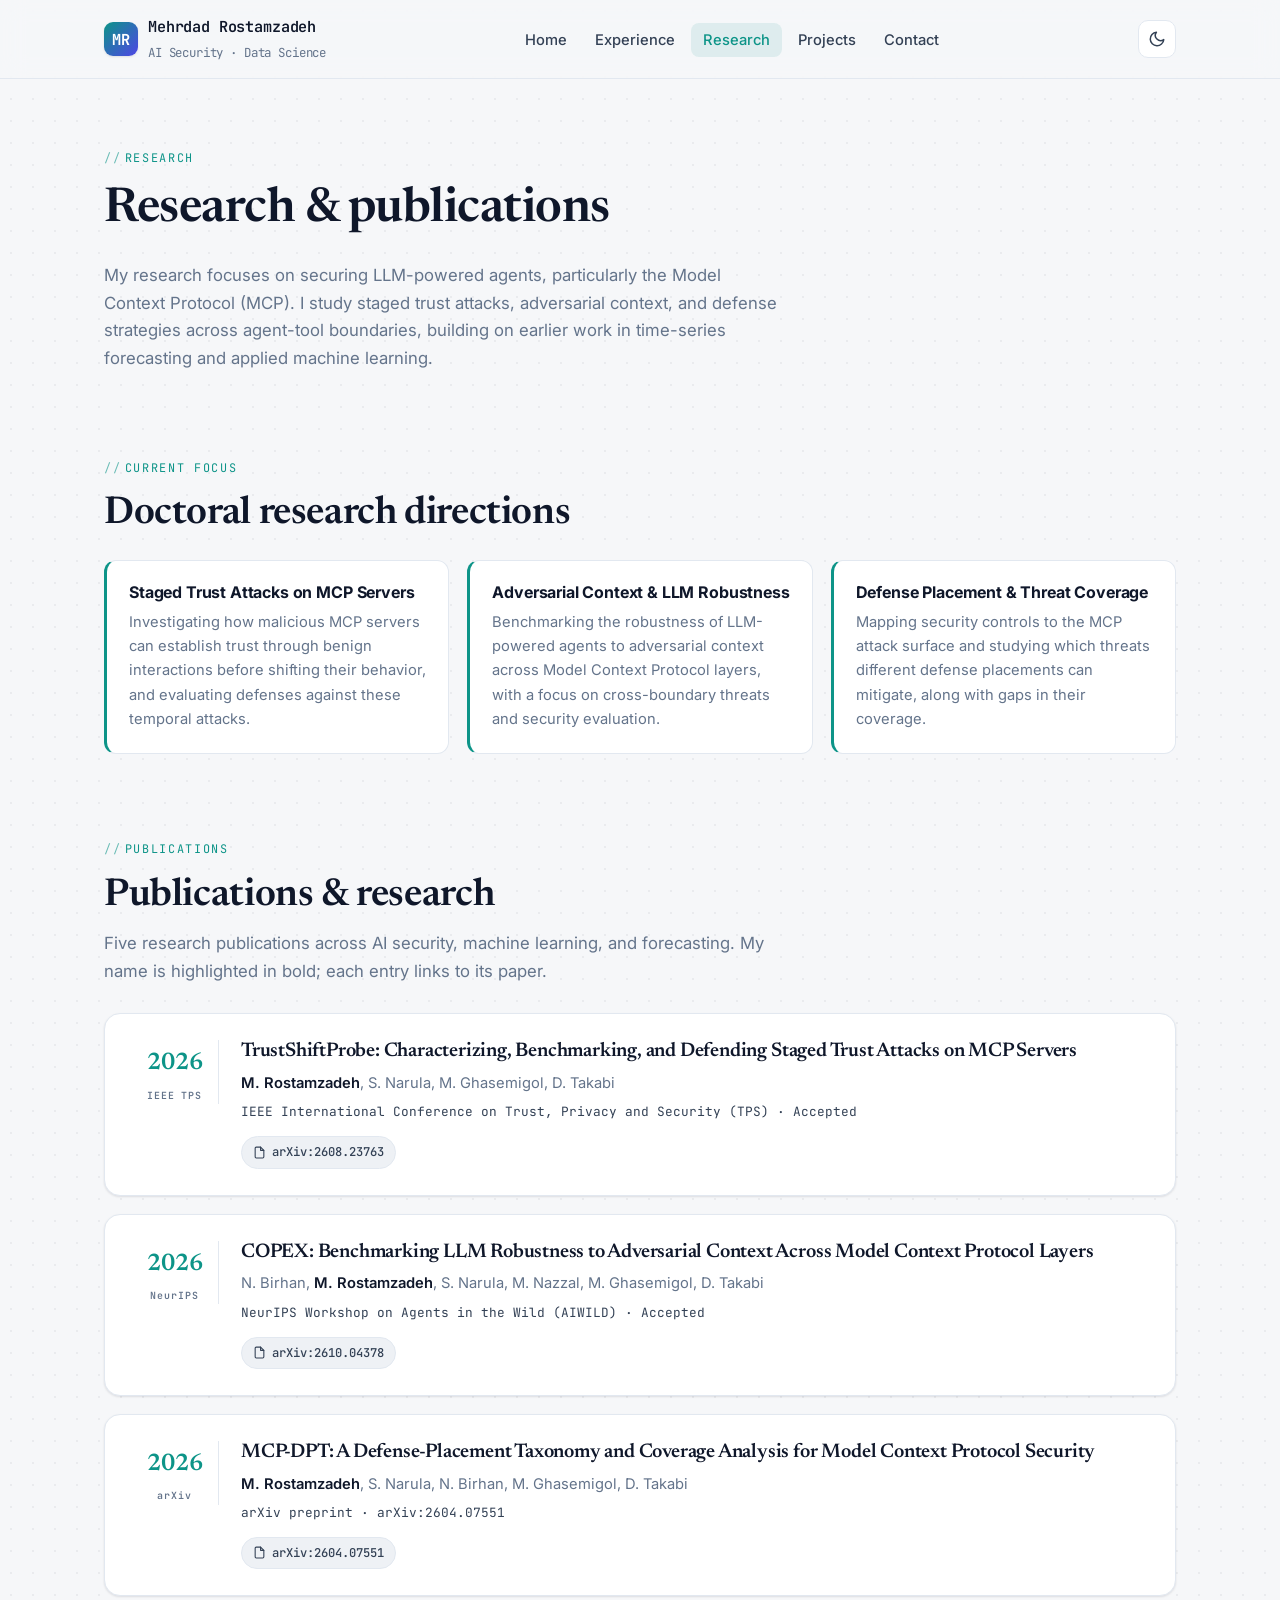
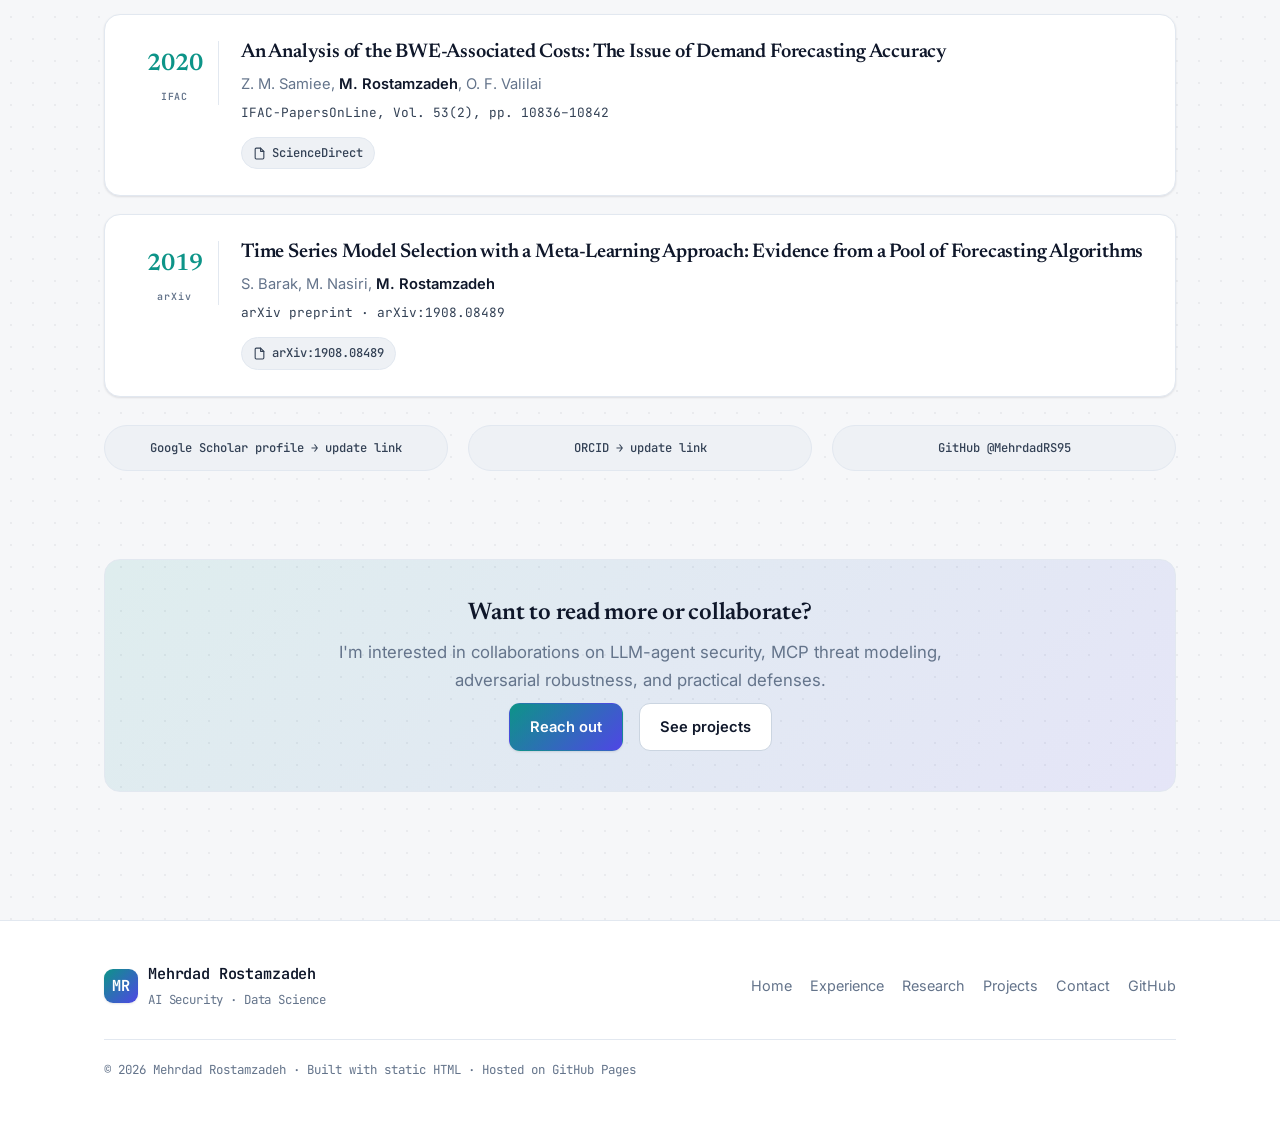
<file: research.html>
<!DOCTYPE html>
<html lang="en" data-theme="light">
<head>
  <meta charset="UTF-8" />
  <meta name="viewport" content="width=device-width, initial-scale=1.0" />
  <title>Research &amp; Publications — Mehrdad Rostamzadeh</title>
  <meta name="description" content="Research and publications by Mehrdad Rostamzadeh on AI agent security, staged trust attacks, adversarial context, MCP defense placement, and machine learning." />
  <link rel="icon" href="data:image/svg+xml,<svg xmlns='http://www.w3.org/2000/svg' viewBox='0 0 100 100'><text y='.9em' font-size='90'>🛡️</text></svg>" />
  <link rel="preconnect" href="https://fonts.googleapis.com" />
  <link rel="preconnect" href="https://fonts.gstatic.com" crossorigin />
  <link href="https://fonts.googleapis.com/css2?family=Newsreader:opsz,wght@6..72,400;6..72,500;6..72,600;6..72,700&family=Inter:wght@400;500;600;700&family=JetBrains+Mono:wght@400;500;600&display=swap" rel="stylesheet" />
  <link rel="stylesheet" href="assets/styles.css" />
</head>
<body>

  <!-- ===== NAV ===== -->
  <nav class="nav">
    <div class="nav-inner">
      <a class="brand" href="index.html">
        <span class="mark">MR</span>
        <span>Mehrdad Rostamzadeh<br /><span class="brand-sub">AI Security · Data Science</span></span>
      </a>
      <ul class="nav-links">
        <li><a href="index.html">Home</a></li>
        <li><a href="experience.html">Experience</a></li>
        <li><a href="research.html">Research</a></li>
        <li><a href="projects.html">Projects</a></li>
        <li><a href="contact.html">Contact</a></li>
      </ul>
      <div class="nav-actions">
        <button class="icon-btn" data-theme-toggle aria-label="Toggle dark mode">
          <svg class="moon" viewBox="0 0 24 24" fill="none" stroke="currentColor" stroke-width="2" stroke-linecap="round" stroke-linejoin="round"><path d="M21 12.79A9 9 0 1 1 11.21 3 7 7 0 0 0 21 12.79z"/></svg>
          <svg class="sun" viewBox="0 0 24 24" fill="none" stroke="currentColor" stroke-width="2" stroke-linecap="round" stroke-linejoin="round"><circle cx="12" cy="12" r="5"/><line x1="12" y1="1" x2="12" y2="3"/><line x1="12" y1="21" x2="12" y2="23"/><line x1="4.22" y1="4.22" x2="5.64" y2="5.64"/><line x1="18.36" y1="18.36" x2="19.78" y2="19.78"/><line x1="1" y1="12" x2="3" y2="12"/><line x1="21" y1="12" x2="23" y2="12"/><line x1="4.22" y1="19.78" x2="5.64" y2="18.36"/><line x1="18.36" y1="5.64" x2="19.78" y2="4.22"/></svg>
        </button>
        <button class="icon-btn nav-toggle" aria-label="Menu">
          <svg viewBox="0 0 24 24" fill="none" stroke="currentColor" stroke-width="2" stroke-linecap="round"><line x1="3" y1="6" x2="21" y2="6"/><line x1="3" y1="12" x2="21" y2="12"/><line x1="3" y1="18" x2="21" y2="18"/></svg>
        </button>
      </div>
    </div>
  </nav>

  <!-- ===== PAGE HEAD ===== -->
  <header class="page-head">
    <div class="container reveal in">
      <span class="eyebrow">Research</span>
      <h1>Research &amp; publications</h1>
      <p class="section-lead">My research focuses on securing LLM-powered agents, particularly the Model Context Protocol (MCP). I study staged trust attacks, adversarial context, and defense strategies across agent-tool boundaries, building on earlier work in time-series forecasting and applied machine learning.</p>
    </div>
  </header>

  <!-- ===== RESEARCH FOCUS ===== -->
  <section class="section-tight">
    <div class="container">
      <div class="reveal">
        <span class="eyebrow">Current focus</span>
        <h2 class="section-title">Doctoral research directions</h2>
      </div>
      <div class="focus" style="margin-top: 24px;">
        <div class="focus-item reveal">
          <h4>Staged Trust Attacks on MCP Servers</h4>
          <p>Investigating how malicious MCP servers can establish trust through benign interactions before shifting their behavior, and evaluating defenses against these temporal attacks.</p>
        </div>
        <div class="focus-item reveal">
          <h4>Adversarial Context &amp; LLM Robustness</h4>
          <p>Benchmarking the robustness of LLM-powered agents to adversarial context across Model Context Protocol layers, with a focus on cross-boundary threats and security evaluation.</p>
        </div>
        <div class="focus-item reveal">
          <h4>Defense Placement &amp; Threat Coverage</h4>
          <p>Mapping security controls to the MCP attack surface and studying which threats different defense placements can mitigate, along with gaps in their coverage.</p>
        </div>
      </div>
    </div>
  </section>

  <!-- ===== PUBLICATIONS ===== -->
  <section class="section" style="padding-top: 24px;">
    <div class="container">
      <div class="reveal">
        <span class="eyebrow">Publications</span>
        <h2 class="section-title">Publications &amp; research</h2>
        <p class="section-lead">Five research publications across AI security, machine learning, and forecasting. My name is highlighted in bold; each entry links to its paper.</p>
      </div>

      <div class="grid" style="margin-top: 28px; gap: 18px;">
        <!-- TrustShiftProbe -->
        <article class="pub reveal">
          <div class="pub-year">2026<small>IEEE TPS</small></div>
          <div>
            <h3>TrustShiftProbe: Characterizing, Benchmarking, and Defending Staged Trust Attacks on MCP Servers</h3>
            <p class="authors"><b>M. Rostamzadeh</b>, S. Narula, M. Ghasemigol, D. Takabi</p>
            <p class="venue">IEEE International Conference on Trust, Privacy and Security (TPS) · Accepted</p>
            <div class="pub-links">
              <a class="pill" href="https://arxiv.org/abs/2608.23763" target="_blank" rel="noopener noreferrer">
                <svg viewBox="0 0 24 24" fill="none" stroke="currentColor" stroke-width="2" stroke-linecap="round" stroke-linejoin="round"><path d="M14 2H6a2 2 0 0 0-2 2v16a2 2 0 0 0 2 2h12a2 2 0 0 0 2-2V8z"/><polyline points="14 2 14 8 20 8"/></svg>
                arXiv:2608.23763
              </a>
            </div>
          </div>
        </article>

        <!-- COPEX -->
        <article class="pub reveal">
          <div class="pub-year">2026<small>NeurIPS</small></div>
          <div>
            <h3>COPEX: Benchmarking LLM Robustness to Adversarial Context Across Model Context Protocol Layers</h3>
            <p class="authors">N. Birhan, <b>M. Rostamzadeh</b>, S. Narula, M. Nazzal, M. Ghasemigol, D. Takabi</p>
            <p class="venue">NeurIPS Workshop on Agents in the Wild (AIWILD) · Accepted</p>
            <div class="pub-links">
              <a class="pill" href="https://arxiv.org/abs/2610.04378" target="_blank" rel="noopener noreferrer">
                <svg viewBox="0 0 24 24" fill="none" stroke="currentColor" stroke-width="2" stroke-linecap="round" stroke-linejoin="round"><path d="M14 2H6a2 2 0 0 0-2 2v16a2 2 0 0 0 2 2h12a2 2 0 0 0 2-2V8z"/><polyline points="14 2 14 8 20 8"/></svg>
                arXiv:2610.04378
              </a>
            </div>
          </div>
        </article>

        <!-- MCP-DPT -->
        <article class="pub reveal">
          <div class="pub-year">2026<small>arXiv</small></div>
          <div>
            <h3>MCP-DPT: A Defense-Placement Taxonomy and Coverage Analysis for Model Context Protocol Security</h3>
            <p class="authors"><b>M. Rostamzadeh</b>, S. Narula, N. Birhan, M. Ghasemigol, D. Takabi</p>
            <p class="venue">arXiv preprint · arXiv:2604.07551</p>
            <div class="pub-links">
              <a class="pill" href="https://arxiv.org/abs/2604.07551" target="_blank" rel="noopener noreferrer">
                <svg viewBox="0 0 24 24" fill="none" stroke="currentColor" stroke-width="2" stroke-linecap="round" stroke-linejoin="round"><path d="M14 2H6a2 2 0 0 0-2 2v16a2 2 0 0 0 2 2h12a2 2 0 0 0 2-2V8z"/><polyline points="14 2 14 8 20 8"/></svg>
                arXiv:2604.07551
              </a>
            </div>
          </div>
        </article>

        <!-- An Analysis of the BWE-Associated Costs -->
        <article class="pub reveal">
          <div class="pub-year">2020<small>IFAC</small></div>
          <div>
            <h3>An Analysis of the BWE-Associated Costs: The Issue of Demand Forecasting Accuracy</h3>
            <p class="authors">Z. M. Samiee, <b>M. Rostamzadeh</b>, O. F. Valilai</p>
            <p class="venue">IFAC-PapersOnLine, Vol. 53(2), pp. 10836–10842</p>
            <div class="pub-links">
              <a class="pill" href="https://www.sciencedirect.com/science/article/pii/S2405896320336363" target="_blank" rel="noopener noreferrer">
                <svg viewBox="0 0 24 24" fill="none" stroke="currentColor" stroke-width="2" stroke-linecap="round" stroke-linejoin="round"><path d="M14 2H6a2 2 0 0 0-2 2v16a2 2 0 0 0 2 2h12a2 2 0 0 0 2-2V8z"/><polyline points="14 2 14 8 20 8"/></svg>
                ScienceDirect
              </a>
            </div>
          </div>
        </article>

        <!-- Time Series Model Selection with a Meta-Learning Approach -->
        <article class="pub reveal">
          <div class="pub-year">2019<small>arXiv</small></div>
          <div>
            <h3>Time Series Model Selection with a Meta-Learning Approach: Evidence from a Pool of Forecasting Algorithms</h3>
            <p class="authors">S. Barak, M. Nasiri, <b>M. Rostamzadeh</b></p>
            <p class="venue">arXiv preprint · arXiv:1908.08489</p>
            <div class="pub-links">
              <a class="pill" href="https://arxiv.org/abs/1908.08489" target="_blank" rel="noopener noreferrer">
                <svg viewBox="0 0 24 24" fill="none" stroke="currentColor" stroke-width="2" stroke-linecap="round" stroke-linejoin="round"><path d="M14 2H6a2 2 0 0 0-2 2v16a2 2 0 0 0 2 2h12a2 2 0 0 0 2-2V8z"/><polyline points="14 2 14 8 20 8"/></svg>
                arXiv:1908.08489
              </a>
            </div>
          </div>
        </article>
      </div>

      <!-- Profile links; replace placeholder Scholar and ORCID URLs when available -->
      <div class="grid grid-3 reveal" style="margin-top: 28px;">
        <a class="pill" href="https://scholar.google.com/" target="_blank" rel="noopener" style="justify-content:center; padding: 12px;">Google Scholar profile → update link</a>
        <a class="pill" href="https://orcid.org/" target="_blank" rel="noopener" style="justify-content:center; padding: 12px;">ORCID → update link</a>
        <a class="pill" href="https://github.com/MehrdadRS95" target="_blank" rel="noopener" style="justify-content:center; padding: 12px;">GitHub @MehrdadRS95</a>
      </div>
    </div>
  </section>

  <!-- ===== CTA ===== -->
  <section class="section" style="padding-top: 0;">
    <div class="container">
      <div class="banner reveal">
        <h2>Want to read more or collaborate?</h2>
        <p class="section-lead" style="margin: 0 auto;">I'm interested in collaborations on LLM-agent security, MCP threat modeling, adversarial robustness, and practical defenses.</p>
        <div>
          <a class="btn btn-primary" href="contact.html">Reach out</a>
          <a class="btn btn-ghost" href="projects.html">See projects</a>
        </div>
      </div>
    </div>
  </section>

  <!-- ===== FOOTER ===== -->
  <footer class="footer">
    <div class="container">
      <div class="footer-inner">
        <a class="brand" href="index.html">
          <span class="mark">MR</span>
          <span>Mehrdad Rostamzadeh<br /><span class="brand-sub">AI Security · Data Science</span></span>
        </a>
        <div class="footer-links">
          <a href="index.html">Home</a>
          <a href="experience.html">Experience</a>
          <a href="research.html">Research</a>
          <a href="projects.html">Projects</a>
          <a href="contact.html">Contact</a>
          <a href="https://github.com/MehrdadRS95" target="_blank" rel="noopener">GitHub</a>
        </div>
        <div class="copy">© <span id="year">2026</span> Mehrdad Rostamzadeh · Built with static HTML · Hosted on GitHub Pages</div>
      </div>
    </div>
  </footer>

  <script src="assets/main.js"></script>
</body>
</html>
</file>
<file: assets/styles.css>
/* =============================================================
   Mehrdad Rostamzadeh — Portfolio
   Design system: "Academic + Tech Hybrid"
   Serif display headings · Inter body · JetBrains Mono accents
   Light default with dark toggle
   ============================================================= */

/* ---------- Theme tokens ---------- */
:root {
  --bg: #f6f7f9;
  --bg-elev: #ffffff;
  --bg-soft: #eef1f5;
  --ink: #0f172a;
  --ink-2: #334155;
  --muted: #64748b;
  --line: #e2e8f0;
  --line-strong: #cbd5e1;

  --accent: #0d9488;        /* teal */
  --accent-2: #4f46e5;      /* indigo */
  --accent-soft: rgba(13, 148, 136, 0.10);
  --accent-2-soft: rgba(79, 70, 229, 0.10);

  --shadow-sm: 0 1px 2px rgba(15, 23, 42, 0.06), 0 1px 3px rgba(15, 23, 42, 0.05);
  --shadow-md: 0 4px 12px rgba(15, 23, 42, 0.08), 0 2px 4px rgba(15, 23, 42, 0.05);
  --shadow-lg: 0 18px 40px rgba(15, 23, 42, 0.14);

  --radius: 16px;
  --radius-sm: 10px;
  --maxw: 1120px;

  --serif: "Newsreader", Georgia, "Times New Roman", serif;
  --sans: "Inter", -apple-system, BlinkMacSystemFont, "Segoe UI", Roboto, sans-serif;
  --mono: "JetBrains Mono", "SFMono-Regular", Consolas, monospace;

  --dot: rgba(15, 23, 42, 0.05);
}

[data-theme="dark"] {
  --bg: #0a0f1c;
  --bg-elev: #101827;
  --bg-soft: #0f1626;
  --ink: #e8eef7;
  --ink-2: #c1cad8;
  --muted: #8595ac;
  --line: #1e293b;
  --line-strong: #334155;

  --accent: #2dd4bf;
  --accent-2: #818cf8;
  --accent-soft: rgba(45, 212, 191, 0.12);
  --accent-2-soft: rgba(129, 140, 248, 0.14);

  --shadow-sm: 0 1px 2px rgba(0, 0, 0, 0.4);
  --shadow-md: 0 6px 18px rgba(0, 0, 0, 0.45);
  --shadow-lg: 0 22px 50px rgba(0, 0, 0, 0.55);

  --dot: rgba(148, 163, 184, 0.08);
}

/* ---------- Base ---------- */
* { box-sizing: border-box; }

html { scroll-behavior: smooth; }

body {
  margin: 0;
  font-family: var(--sans);
  color: var(--ink);
  background-color: var(--bg);
  background-image: radial-gradient(var(--dot) 1px, transparent 1px);
  background-size: 22px 22px;
  line-height: 1.65;
  -webkit-font-smoothing: antialiased;
  text-rendering: optimizeLegibility;
  transition: background-color 0.3s ease, color 0.3s ease;
}

h1, h2, h3, h4 {
  font-family: var(--serif);
  font-weight: 600;
  line-height: 1.15;
  color: var(--ink);
  letter-spacing: -0.01em;
  margin: 0 0 0.5em;
}

p { margin: 0 0 1rem; color: var(--ink-2); }

a { color: var(--accent); text-decoration: none; transition: color 0.2s ease; }
a:hover { color: var(--accent-2); }

img { max-width: 100%; display: block; }

.container {
  width: 100%;
  max-width: var(--maxw);
  margin: 0 auto;
  padding: 0 24px;
}

.section { padding: 88px 0; }
.section-tight { padding: 56px 0; }

/* ---------- Utility: section label ---------- */
.eyebrow {
  font-family: var(--mono);
  font-size: 0.74rem;
  letter-spacing: 0.14em;
  text-transform: uppercase;
  color: var(--accent);
  display: inline-flex;
  align-items: center;
  gap: 0.5ch;
  margin-bottom: 14px;
}
.eyebrow::before { content: "//"; opacity: 0.6; }

.section-title { font-size: clamp(1.7rem, 3vw, 2.4rem); margin-bottom: 12px; }
.section-lead { color: var(--muted); max-width: 62ch; font-size: 1.05rem; }

/* ---------- Navbar ---------- */
.nav {
  position: sticky;
  top: 0;
  z-index: 50;
  backdrop-filter: saturate(160%) blur(12px);
  background: color-mix(in srgb, var(--bg) 82%, transparent);
  border-bottom: 1px solid var(--line);
}
.nav-inner {
  max-width: var(--maxw);
  margin: 0 auto;
  padding: 14px 24px;
  display: flex;
  align-items: center;
  justify-content: space-between;
  gap: 16px;
}
.brand {
  display: flex;
  align-items: center;
  gap: 10px;
  font-family: var(--mono);
  font-weight: 600;
  font-size: 0.95rem;
  color: var(--ink);
  letter-spacing: -0.01em;
}
.brand:hover { color: var(--ink); }
.brand .mark {
  width: 34px; height: 34px;
  display: grid; place-items: center;
  border-radius: 9px;
  background: linear-gradient(135deg, var(--accent), var(--accent-2));
  color: #fff;
  font-weight: 700;
  font-family: var(--mono);
  box-shadow: var(--shadow-sm);
}
.brand .brand-sub { color: var(--muted); font-weight: 400; font-size: 0.78rem; }

.nav-links { display: flex; align-items: center; gap: 4px; list-style: none; margin: 0; padding: 0; }
.nav-links a {
  color: var(--ink-2);
  font-size: 0.92rem;
  font-weight: 500;
  padding: 8px 12px;
  border-radius: 8px;
  transition: background 0.2s ease, color 0.2s ease;
}
.nav-links a:hover { background: var(--bg-soft); color: var(--ink); }
.nav-links a.active { color: var(--accent); background: var(--accent-soft); }

.nav-actions { display: flex; align-items: center; gap: 8px; }

.icon-btn {
  width: 38px; height: 38px;
  display: grid; place-items: center;
  border: 1px solid var(--line);
  background: var(--bg-elev);
  color: var(--ink-2);
  border-radius: 10px;
  cursor: pointer;
  transition: all 0.2s ease;
}
.icon-btn:hover { color: var(--accent); border-color: var(--accent); transform: translateY(-1px); }
.icon-btn svg { width: 18px; height: 18px; }
.sun { display: none; } .moon { display: block; }
[data-theme="dark"] .sun { display: block; } [data-theme="dark"] .moon { display: none; }

.nav-toggle { display: none; }

/* ---------- Buttons ---------- */
.btn {
  display: inline-flex; align-items: center; gap: 8px;
  font-family: var(--sans);
  font-weight: 600;
  font-size: 0.92rem;
  padding: 11px 20px;
  border-radius: 11px;
  border: 1px solid transparent;
  cursor: pointer;
  transition: all 0.2s ease;
  white-space: nowrap;
}
.btn svg { width: 17px; height: 17px; }
.btn-primary {
  background: linear-gradient(135deg, var(--accent), var(--accent-2));
  color: #fff;
  box-shadow: var(--shadow-sm);
}
.btn-primary:hover { color: #fff; transform: translateY(-2px); box-shadow: var(--shadow-md); }
.btn-ghost {
  background: var(--bg-elev);
  color: var(--ink);
  border-color: var(--line-strong);
}
.btn-ghost:hover { color: var(--accent); border-color: var(--accent); transform: translateY(-2px); }

/* ---------- Hero ---------- */
.hero { position: relative; padding: 72px 0 40px; overflow: hidden; }
.hero-grid {
  display: grid;
  grid-template-columns: 1.35fr 0.85fr;
  gap: 56px;
  align-items: center;
}
.hero-status {
  display: inline-flex; align-items: center; gap: 8px;
  font-family: var(--mono); font-size: 0.78rem;
  color: var(--ink-2);
  background: var(--bg-elev);
  border: 1px solid var(--line);
  padding: 6px 12px;
  border-radius: 999px;
  margin-bottom: 22px;
}
.pulse {
  width: 8px; height: 8px; border-radius: 50%;
  background: var(--accent);
  box-shadow: 0 0 0 0 var(--accent);
  animation: pulse 2.2s infinite;
}
@keyframes pulse {
  0% { box-shadow: 0 0 0 0 color-mix(in srgb, var(--accent) 60%, transparent); }
  70% { box-shadow: 0 0 0 8px transparent; }
  100% { box-shadow: 0 0 0 0 transparent; }
}
.hero h1 {
  font-size: clamp(2.4rem, 5.4vw, 3.9rem);
  margin-bottom: 10px;
}
.hero .role {
  font-family: var(--mono);
  font-size: clamp(0.95rem, 1.6vw, 1.12rem);
  color: var(--accent);
  font-weight: 500;
  margin-bottom: 20px;
  letter-spacing: -0.01em;
}
.hero .role .sep { color: var(--muted); margin: 0 8px; }
.hero p.lede { font-size: 1.1rem; color: var(--ink-2); max-width: 60ch; }

.hero-cta { display: flex; flex-wrap: wrap; gap: 12px; margin-top: 28px; }

.hero-socials { display: flex; gap: 10px; margin-top: 26px; }
.hero-socials a {
  width: 42px; height: 42px;
  display: grid; place-items: center;
  border: 1px solid var(--line);
  border-radius: 11px;
  background: var(--bg-elev);
  color: var(--ink-2);
  transition: all 0.2s ease;
}
.hero-socials a:hover { color: var(--accent); border-color: var(--accent); transform: translateY(-2px); }
.hero-socials svg { width: 19px; height: 19px; }

/* Hero portrait / card */
.hero-portrait {
  position: relative;
  border-radius: 20px;
  border: 1px solid var(--line);
  background: var(--bg-elev);
  box-shadow: var(--shadow-lg);
  overflow: hidden;
}
.portrait-photo {
  aspect-ratio: 4 / 5;
  display: grid; place-items: center;
  background:
    radial-gradient(120% 120% at 20% 10%, var(--accent-soft), transparent 55%),
    radial-gradient(120% 120% at 90% 90%, var(--accent-2-soft), transparent 55%),
    var(--bg-soft);
  position: relative;
  color: var(--muted);
}
.portrait-photo img { width: 100%; height: 100%; object-fit: cover; }
.portrait-ph { text-align: center; padding: 24px; }
.portrait-ph .initials {
  font-family: var(--serif);
  font-size: 4rem;
  color: var(--ink);
  opacity: 0.85;
  margin-bottom: 8px;
}
.portrait-ph small { font-family: var(--mono); font-size: 0.72rem; letter-spacing: 0.06em; }
.portrait-meta {
  display: flex; justify-content: space-between; align-items: center;
  padding: 14px 16px;
  border-top: 1px solid var(--line);
  font-family: var(--mono); font-size: 0.76rem; color: var(--muted);
}
.portrait-meta .loc { display: inline-flex; align-items: center; gap: 6px; color: var(--ink-2); }

/* ---------- Stat strip ---------- */
.stats {
  display: grid;
  grid-template-columns: repeat(4, 1fr);
  gap: 16px;
  margin-top: 52px;
}
.stat {
  background: var(--bg-elev);
  border: 1px solid var(--line);
  border-radius: var(--radius);
  padding: 22px;
  box-shadow: var(--shadow-sm);
}
.stat .num {
  font-family: var(--serif);
  font-size: 2.1rem;
  font-weight: 600;
  color: var(--ink);
  line-height: 1;
}
.stat .num .plus { color: var(--accent); }
.stat .label { font-size: 0.86rem; color: var(--muted); margin-top: 8px; }

/* ---------- Generic cards / grid ---------- */
.grid { display: grid; gap: 20px; }
.grid-2 { grid-template-columns: repeat(2, 1fr); }
.grid-3 { grid-template-columns: repeat(3, 1fr); }

.card {
  background: var(--bg-elev);
  border: 1px solid var(--line);
  border-radius: var(--radius);
  padding: 26px;
  box-shadow: var(--shadow-sm);
  transition: transform 0.25s ease, box-shadow 0.25s ease, border-color 0.25s ease;
  position: relative;
}
.card:hover { transform: translateY(-4px); box-shadow: var(--shadow-md); border-color: var(--line-strong); }
.card h3 { font-size: 1.2rem; }
.card .card-icon {
  width: 46px; height: 46px;
  display: grid; place-items: center;
  border-radius: 12px;
  background: var(--accent-soft);
  color: var(--accent);
  margin-bottom: 16px;
}
.card .card-icon svg { width: 22px; height: 22px; }

/* ---------- Competency lists ---------- */
.comp-card ul { list-style: none; margin: 12px 0 0; padding: 0; display: flex; flex-wrap: wrap; gap: 8px; }
.chip {
  font-family: var(--mono);
  font-size: 0.76rem;
  color: var(--ink-2);
  background: var(--bg-soft);
  border: 1px solid var(--line);
  padding: 5px 10px;
  border-radius: 8px;
  transition: all 0.2s ease;
}
.chip:hover { color: var(--accent); border-color: var(--accent); }

/* ---------- Timeline ---------- */
.timeline { position: relative; margin-top: 20px; }
.timeline::before {
  content: "";
  position: absolute;
  left: 15px; top: 6px; bottom: 6px;
  width: 2px;
  background: linear-gradient(var(--accent), var(--accent-2));
  opacity: 0.5;
}
.tl-item { position: relative; padding: 0 0 34px 52px; }
.tl-item:last-child { padding-bottom: 0; }
.tl-dot {
  position: absolute; left: 7px; top: 5px;
  width: 18px; height: 18px;
  border-radius: 50%;
  background: var(--bg);
  border: 3px solid var(--accent);
  z-index: 1;
}
.tl-item.current .tl-dot { background: var(--accent); box-shadow: 0 0 0 4px var(--accent-soft); }
.tl-card {
  background: var(--bg-elev);
  border: 1px solid var(--line);
  border-radius: var(--radius);
  padding: 22px 24px;
  box-shadow: var(--shadow-sm);
  transition: transform 0.25s ease, box-shadow 0.25s ease, border-color 0.25s ease;
}
.tl-card:hover { transform: translateX(4px); box-shadow: var(--shadow-md); border-color: var(--line-strong); }
.tl-head { display: flex; flex-wrap: wrap; justify-content: space-between; gap: 6px 16px; align-items: baseline; }
.tl-role { font-family: var(--serif); font-size: 1.22rem; font-weight: 600; color: var(--ink); }
.tl-org { color: var(--accent); font-weight: 600; font-size: 0.98rem; }
.tl-meta { font-family: var(--mono); font-size: 0.78rem; color: var(--muted); white-space: nowrap; }
.tl-tag {
  display: inline-block;
  font-family: var(--mono); font-size: 0.7rem;
  text-transform: uppercase; letter-spacing: 0.08em;
  color: var(--accent-2);
  background: var(--accent-2-soft);
  padding: 3px 8px; border-radius: 6px;
  margin-top: 8px;
}
.tl-card ul { margin: 12px 0 0; padding-left: 18px; }
.tl-card li { color: var(--ink-2); margin-bottom: 6px; padding-left: 4px; }
.tl-card li::marker { color: var(--accent); }

/* ---------- Publications ---------- */
.pub {
  display: grid;
  grid-template-columns: 88px 1fr;
  gap: 22px;
  align-items: start;
  background: var(--bg-elev);
  border: 1px solid var(--line);
  border-radius: var(--radius);
  padding: 26px;
  box-shadow: var(--shadow-sm);
  transition: transform 0.25s ease, box-shadow 0.25s ease, border-color 0.25s ease;
}
.pub:hover { transform: translateY(-3px); box-shadow: var(--shadow-md); border-color: var(--line-strong); }
.pub-year {
  font-family: var(--serif);
  font-size: 1.5rem;
  font-weight: 600;
  color: var(--accent);
  text-align: center;
  padding-top: 4px;
  border-right: 1px solid var(--line);
}
.pub-year small { display: block; font-family: var(--mono); font-size: 0.62rem; color: var(--muted); letter-spacing: 0.1em; margin-top: 4px; }
.pub h3 { font-size: 1.24rem; margin-bottom: 8px; }
.pub .authors { font-size: 0.92rem; color: var(--muted); margin-bottom: 6px; }
.pub .authors b { color: var(--ink); font-weight: 600; }
.pub .venue { font-family: var(--mono); font-size: 0.8rem; color: var(--ink-2); margin-bottom: 14px; }
.pub-links { display: flex; flex-wrap: wrap; gap: 8px; }
.pill {
  display: inline-flex; align-items: center; gap: 6px;
  font-family: var(--mono); font-size: 0.76rem; font-weight: 500;
  color: var(--ink-2);
  background: var(--bg-soft);
  border: 1px solid var(--line);
  padding: 5px 11px; border-radius: 999px;
  transition: all 0.2s ease;
}
.pill:hover { color: var(--accent); border-color: var(--accent); transform: translateY(-1px); }
.pill svg { width: 13px; height: 13px; }

/* ---------- Project cards ---------- */
.proj { display: flex; flex-direction: column; }
.proj-top { display: flex; align-items: flex-start; justify-content: space-between; gap: 12px; margin-bottom: 14px; }
.proj-badge {
  font-family: var(--mono); font-size: 0.68rem;
  text-transform: uppercase; letter-spacing: 0.08em;
  color: var(--accent); background: var(--accent-soft);
  padding: 4px 9px; border-radius: 7px;
  white-space: nowrap;
}
.proj-badge.research { color: var(--accent-2); background: var(--accent-2-soft); }
.proj h3 { font-size: 1.24rem; margin-bottom: 8px; }
.proj p { font-size: 0.96rem; }
.proj .stack { display: flex; flex-wrap: wrap; gap: 7px; margin: 14px 0 18px; }
.proj-links { margin-top: auto; display: flex; gap: 8px; flex-wrap: wrap; }

/* ---------- Callout / research focus ---------- */
.focus {
  display: grid;
  grid-template-columns: repeat(3, 1fr);
  gap: 18px;
}
.focus-item {
  background: var(--bg-elev);
  border: 1px solid var(--line);
  border-left: 3px solid var(--accent);
  border-radius: 12px;
  padding: 22px;
}
.focus-item h4 { font-family: var(--sans); font-weight: 700; font-size: 1rem; margin-bottom: 8px; }
.focus-item p { font-size: 0.92rem; margin: 0; color: var(--muted); }

.banner {
  background: linear-gradient(135deg, var(--accent-soft), var(--accent-2-soft));
  border: 1px solid var(--line);
  border-radius: var(--radius);
  padding: 40px;
  text-align: center;
}
.banner h2 { margin-bottom: 12px; }
.banner .btn { margin: 8px 6px 0; }

/* ---------- Contact ---------- */
.contact-grid { display: grid; grid-template-columns: repeat(2, 1fr); gap: 16px; }
.contact-item {
  display: flex; align-items: center; gap: 16px;
  background: var(--bg-elev);
  border: 1px solid var(--line);
  border-radius: var(--radius);
  padding: 20px 22px;
  box-shadow: var(--shadow-sm);
  transition: transform 0.2s ease, border-color 0.2s ease;
}
.contact-item:hover { transform: translateY(-3px); border-color: var(--accent); }
.contact-item .ci-icon {
  width: 46px; height: 46px; flex-shrink: 0;
  display: grid; place-items: center;
  border-radius: 12px;
  background: var(--accent-soft); color: var(--accent);
}
.contact-item .ci-icon svg { width: 22px; height: 22px; }
.contact-item .ci-label { font-family: var(--mono); font-size: 0.72rem; color: var(--muted); text-transform: uppercase; letter-spacing: 0.08em; }
.contact-item .ci-value { color: var(--ink); font-weight: 600; word-break: break-word; }

/* ---------- Education inline ---------- */
.edu-item {
  display: flex; justify-content: space-between; gap: 16px; flex-wrap: wrap;
  padding: 18px 0;
  border-bottom: 1px solid var(--line);
}
.edu-item:last-child { border-bottom: none; }
.edu-item .deg { font-family: var(--serif); font-size: 1.1rem; font-weight: 600; color: var(--ink); }
.edu-item .school { color: var(--accent); font-weight: 500; }
.edu-item .yr { font-family: var(--mono); font-size: 0.82rem; color: var(--muted); white-space: nowrap; }

/* ---------- Footer ---------- */
.footer {
  border-top: 1px solid var(--line);
  background: var(--bg-elev);
  padding: 40px 0;
  margin-top: 40px;
}
.footer-inner { display: flex; flex-wrap: wrap; justify-content: space-between; align-items: center; gap: 20px; }
.footer .brand { margin-bottom: 0; }
.footer-links { display: flex; gap: 18px; flex-wrap: wrap; }
.footer-links a { color: var(--muted); font-size: 0.9rem; }
.footer-links a:hover { color: var(--accent); }
.footer .copy { font-family: var(--mono); font-size: 0.78rem; color: var(--muted); width: 100%; padding-top: 20px; border-top: 1px solid var(--line); margin-top: 8px; }

/* ---------- Page header ---------- */
.page-head { padding: 64px 0 8px; }
.page-head h1 { font-size: clamp(2rem, 4.4vw, 3rem); }

/* ---------- Reveal animation ---------- */
.reveal { opacity: 0; transform: translateY(18px); transition: opacity 0.6s ease, transform 0.6s ease; }
.reveal.in { opacity: 1; transform: none; }

/* ---------- Responsive ---------- */
@media (max-width: 900px) {
  .hero-grid { grid-template-columns: 1fr; gap: 40px; }
  .hero-portrait { max-width: 340px; }
  .grid-3 { grid-template-columns: repeat(2, 1fr); }
  .focus { grid-template-columns: 1fr; }
  .stats { grid-template-columns: repeat(2, 1fr); }
}

@media (max-width: 720px) {
  .nav-links {
    position: fixed;
    inset: 62px 0 auto 0;
    flex-direction: column;
    align-items: stretch;
    gap: 2px;
    background: var(--bg-elev);
    border-bottom: 1px solid var(--line);
    padding: 12px 16px 18px;
    box-shadow: var(--shadow-md);
    transform: translateY(-140%);
    transition: transform 0.3s ease;
  }
  .nav-links.open { transform: translateY(0); }
  .nav-links a { padding: 12px; font-size: 1rem; }
  .nav-toggle { display: grid; }
  .section { padding: 60px 0; }
  .grid-2, .grid-3, .contact-grid { grid-template-columns: 1fr; }
  .pub { grid-template-columns: 1fr; }
  .pub-year { text-align: left; border-right: none; border-bottom: 1px solid var(--line); padding-bottom: 10px; display: flex; align-items: baseline; gap: 8px; }
  .stats { grid-template-columns: 1fr 1fr; }
  .hero .role .sep { display: block; height: 0; }
}

@media (max-width: 420px) {
  .stats { grid-template-columns: 1fr; }
  .container { padding: 0 18px; }
}

/* ---------- Reduced motion ---------- */
@media (prefers-reduced-motion: reduce) {
  * { animation: none !important; transition: none !important; scroll-behavior: auto !important; }
  .reveal { opacity: 1; transform: none; }
}
</file>
